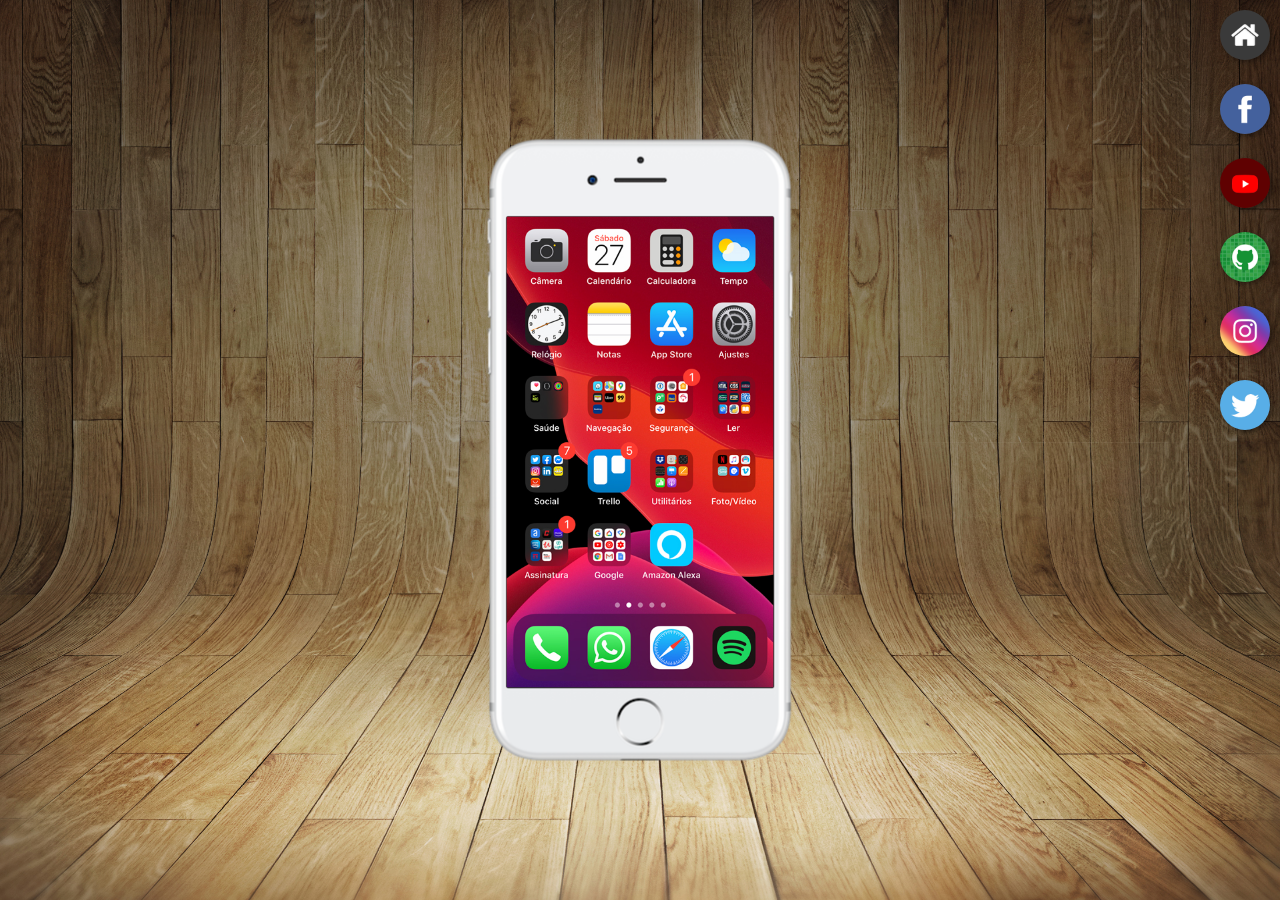
<file: index.html>
<!DOCTYPE html>
<html lang="pt-br">
<head>
    <meta charset="UTF-8">
    <meta name="viewport" content="width=device-width, initial-scale=1.0">
    <link rel="shortcut icon" href="favicon.ico" type="image/x-icon">
    <link rel="stylesheet" href="estilos/style.css">
    <title>Projetos Redes Sociais</title>
</head>
<body>
    <main>
        <section id="telefone">
            <iframe src="home.html"  name="tela" id="tela" frameborder="0">
                Seu navegador não é compativel com isso.
            </iframe>
        </section>
        <section id="redes-sociais">
            <a href="home.html" target="tela"><img src="imagens/logo-home.jpg" alt="Home"></a><br>
            <a href="facebook.html" target="tela"><img src="imagens/logo-facebook.jpg" alt="Linkedin"></a><br>
            <a href="youtube.html" target="tela"><img src="imagens/logo-youtube.jpg" alt="Youtube"></a><br>
            <a href="github.html" target="tela"><img src="imagens/logo-github.jpg" alt="Github"></a><br>
            <a href="instagram.html" target="tela"><img src="imagens/logo-instagram.jpg" alt="Instagram"></a><br>
            <a href="twitter.html" target="tela"><img src="imagens/logo-twitter.jpg" alt="Twitter"></a>
        </section> 
    </main>
</body>
</html>
</file>
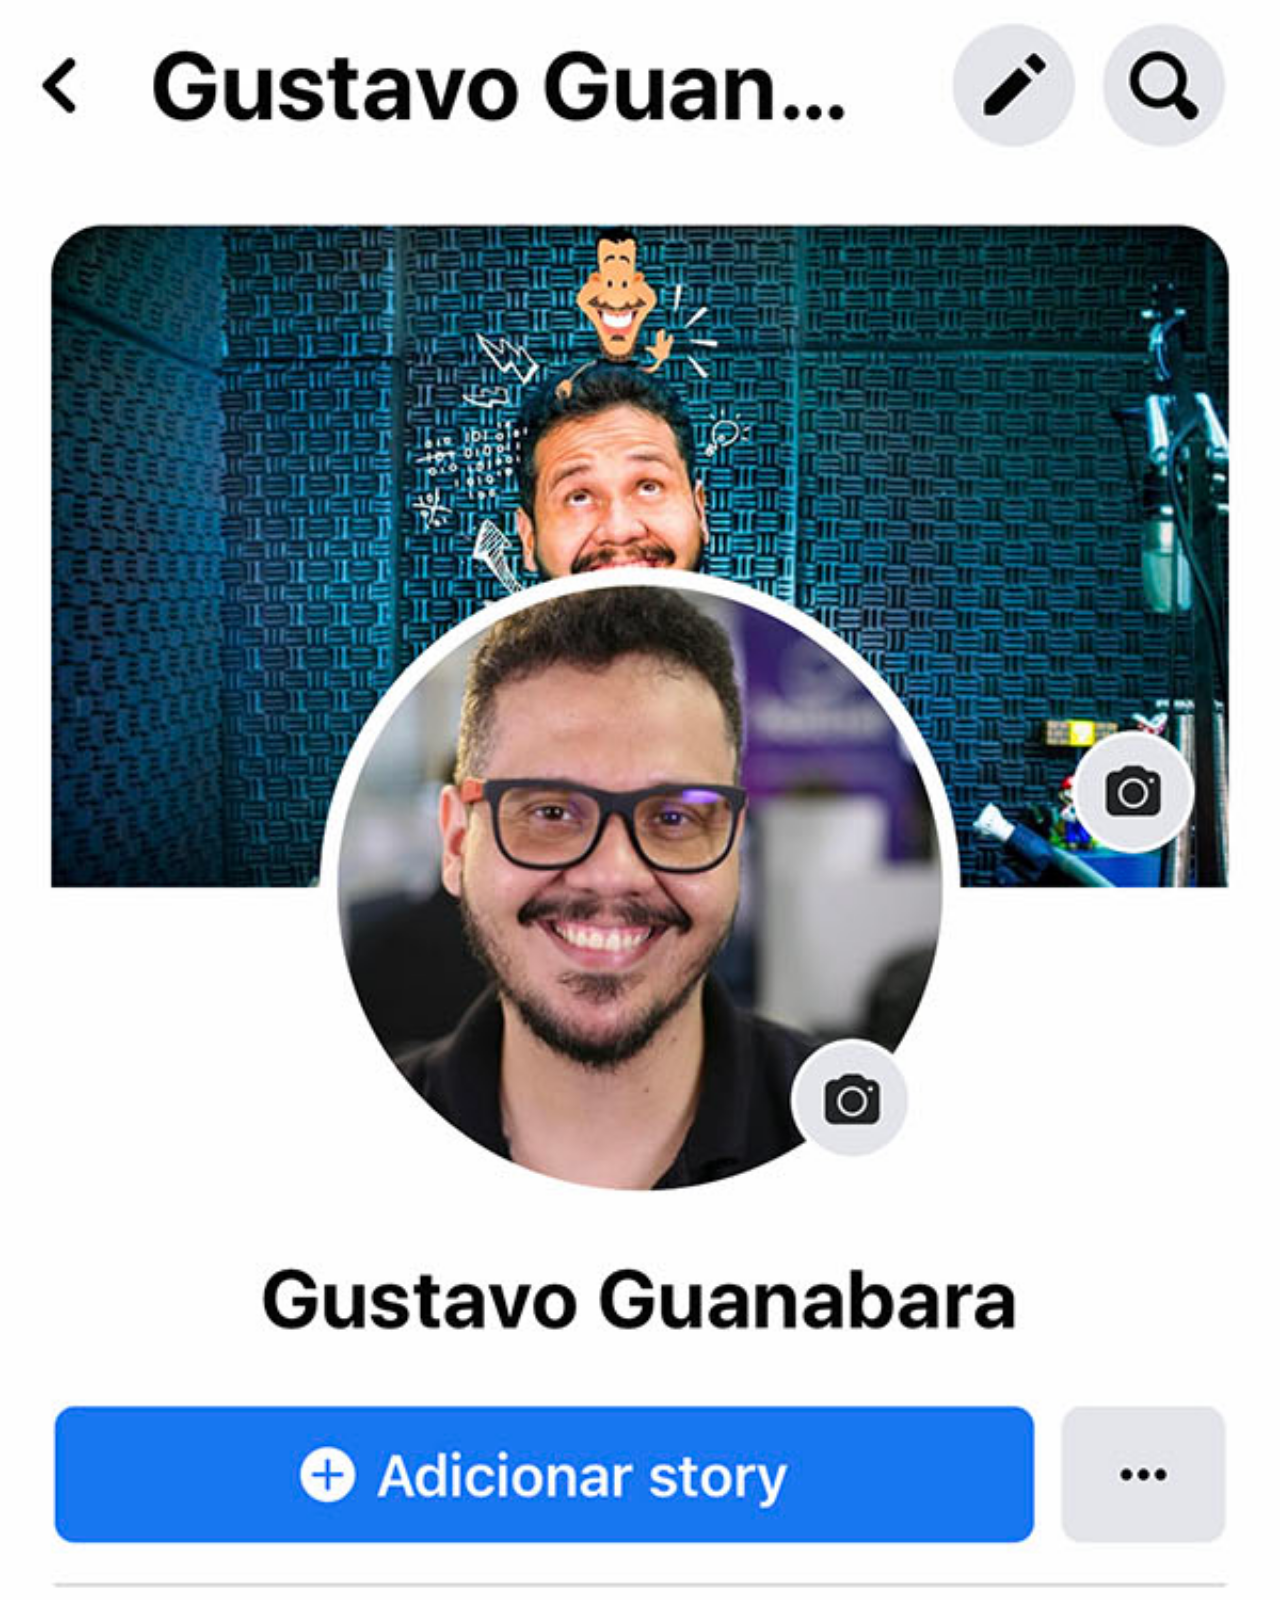
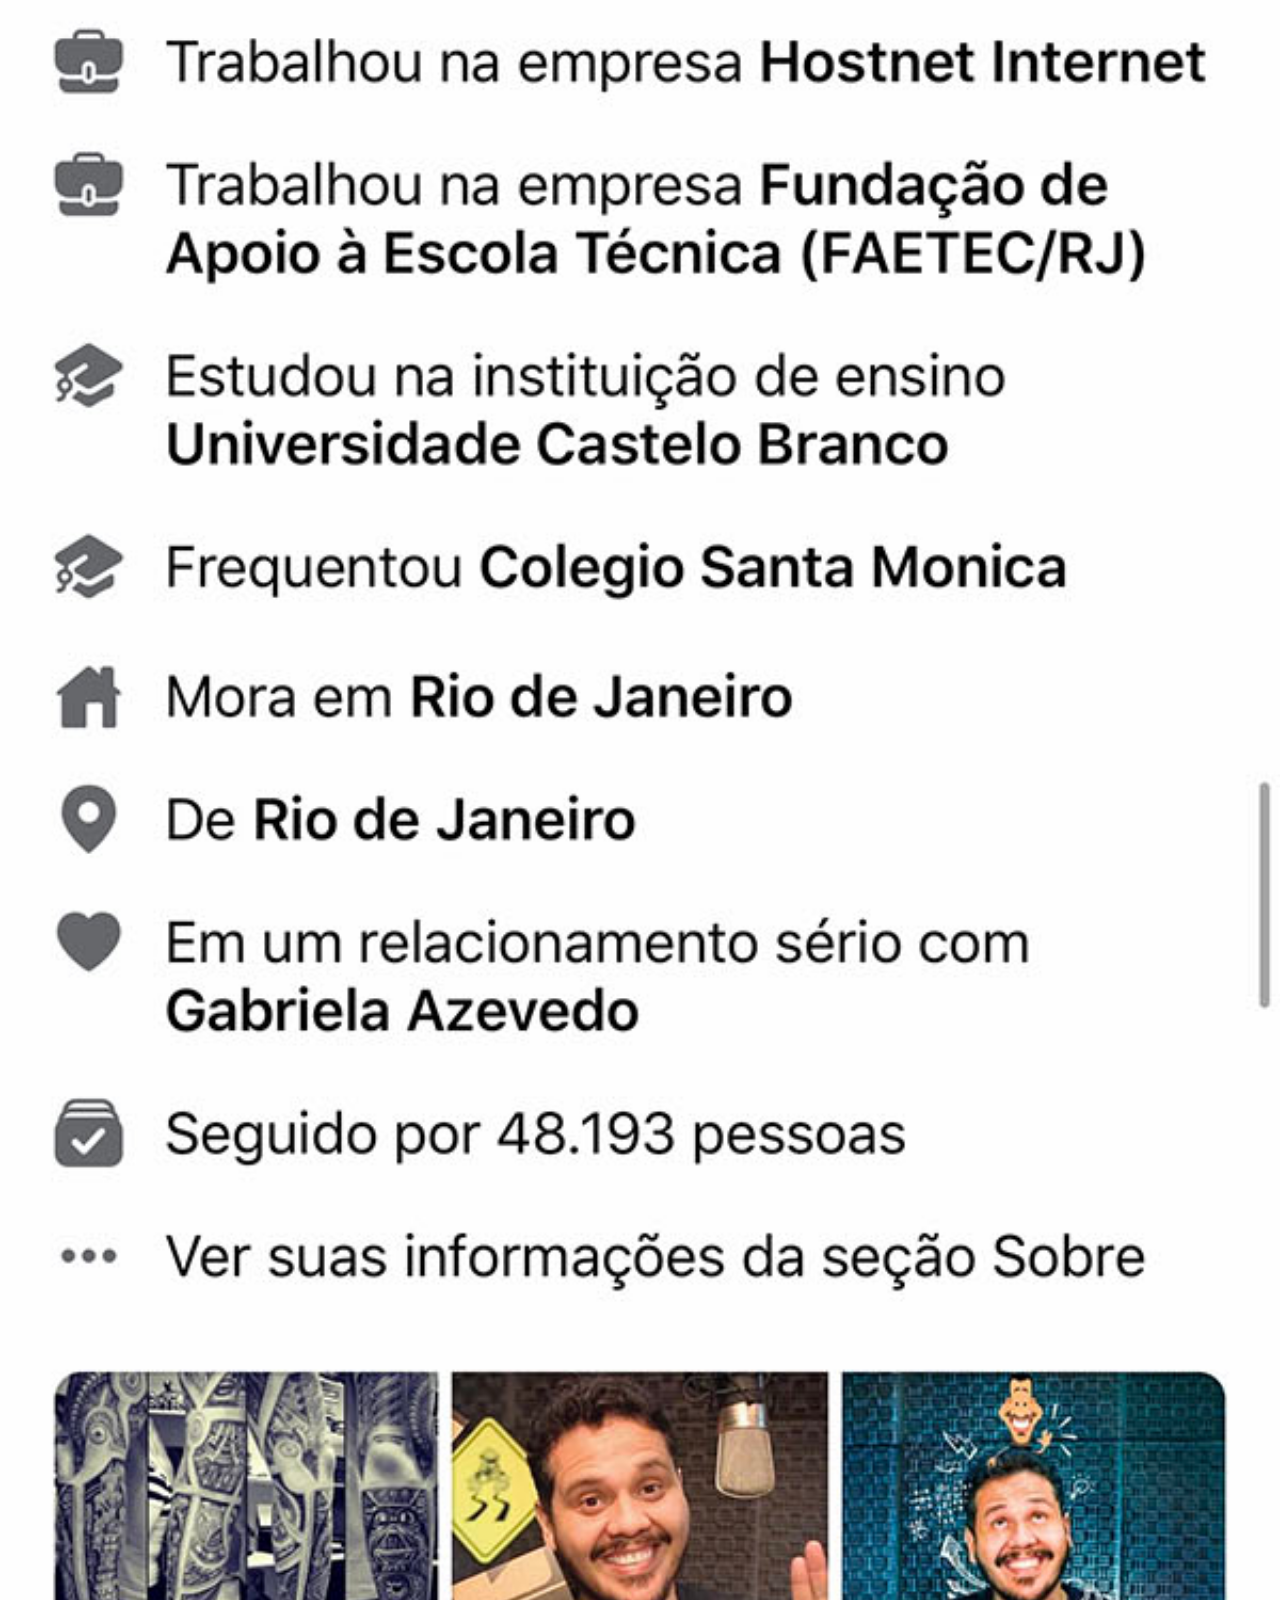
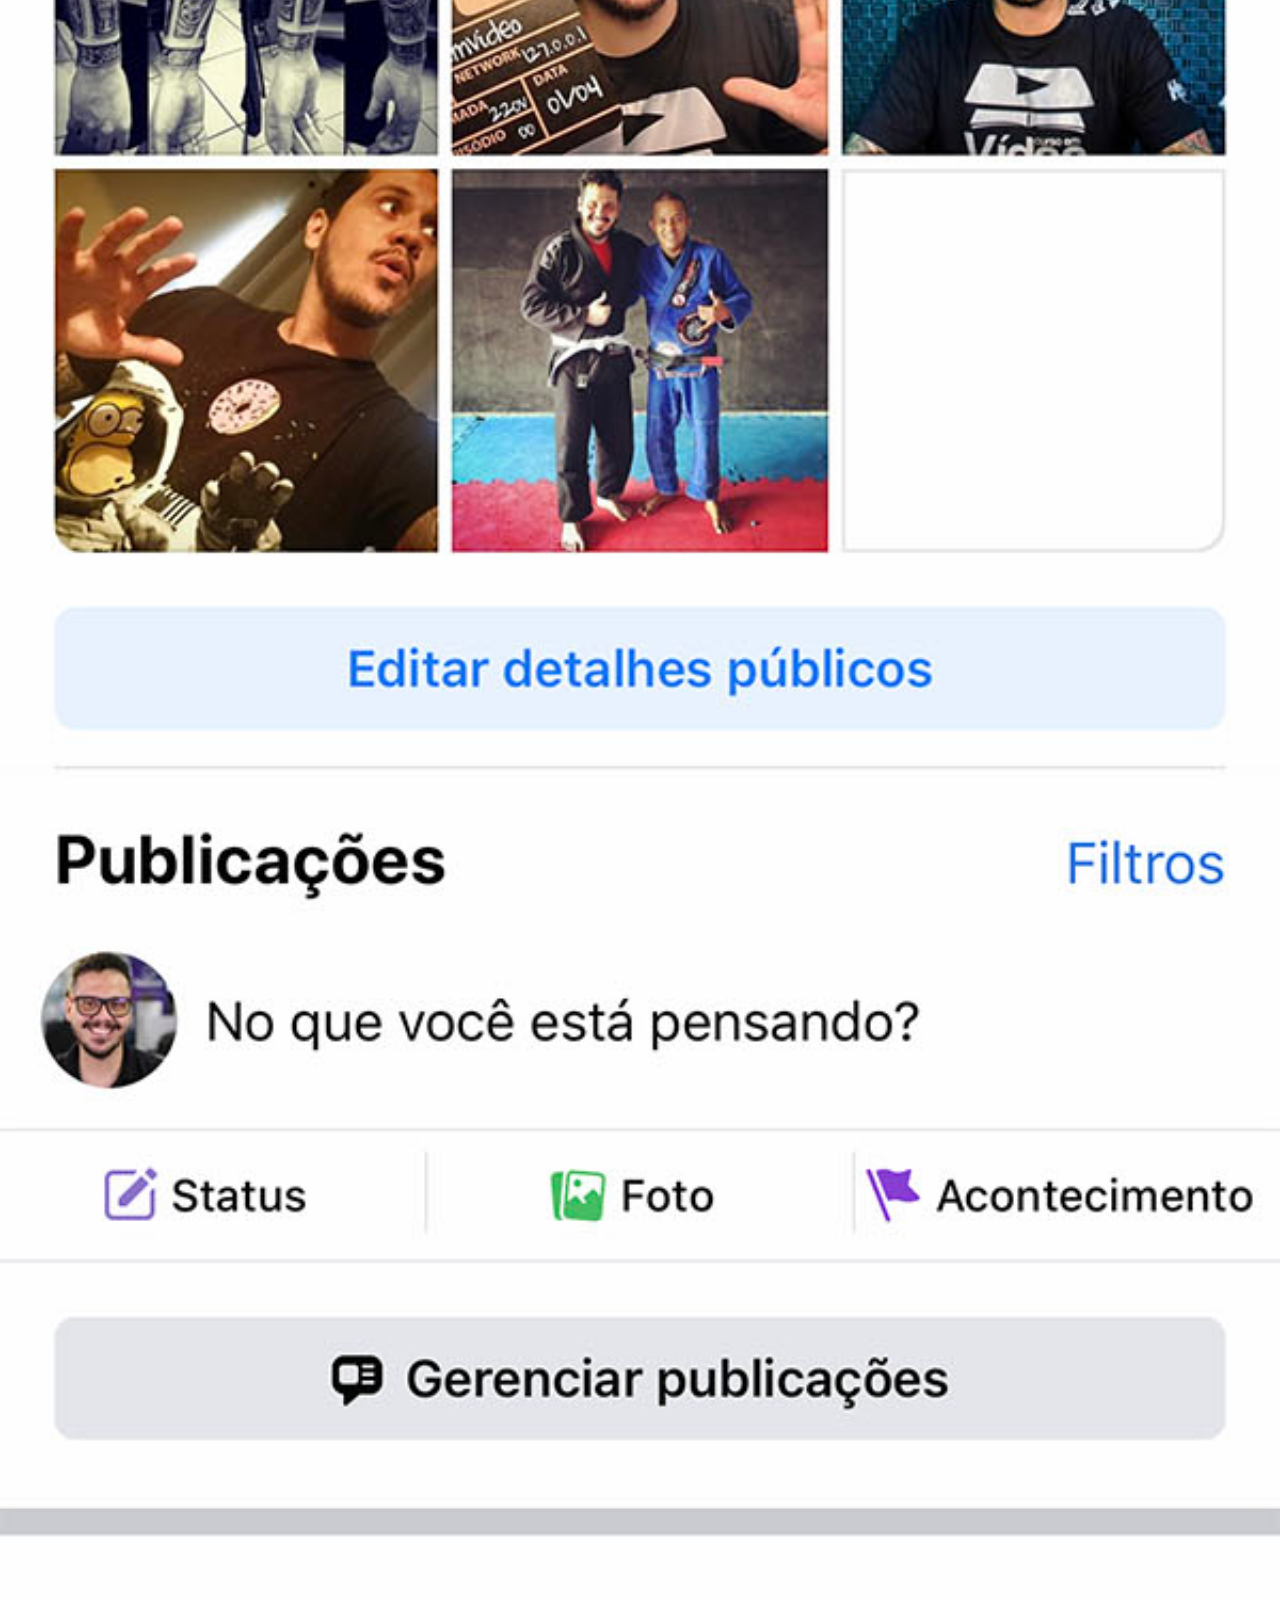
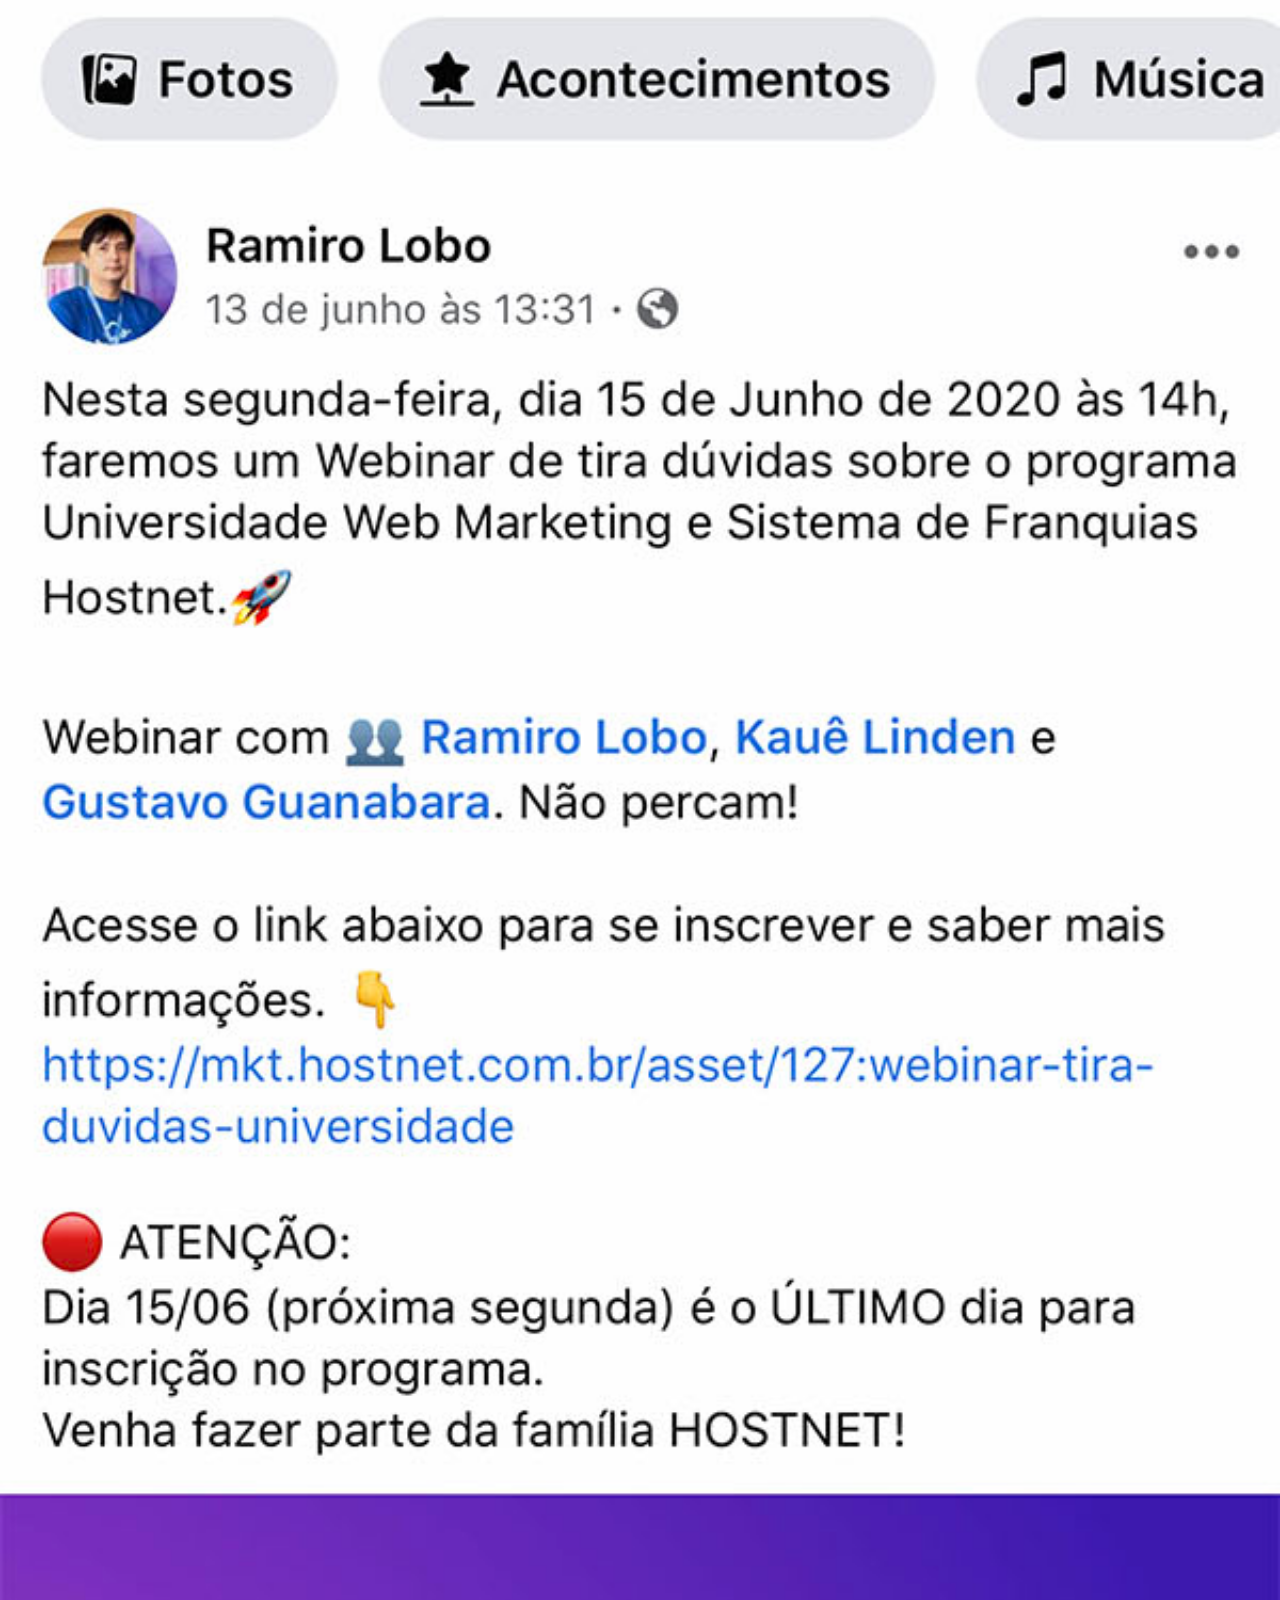
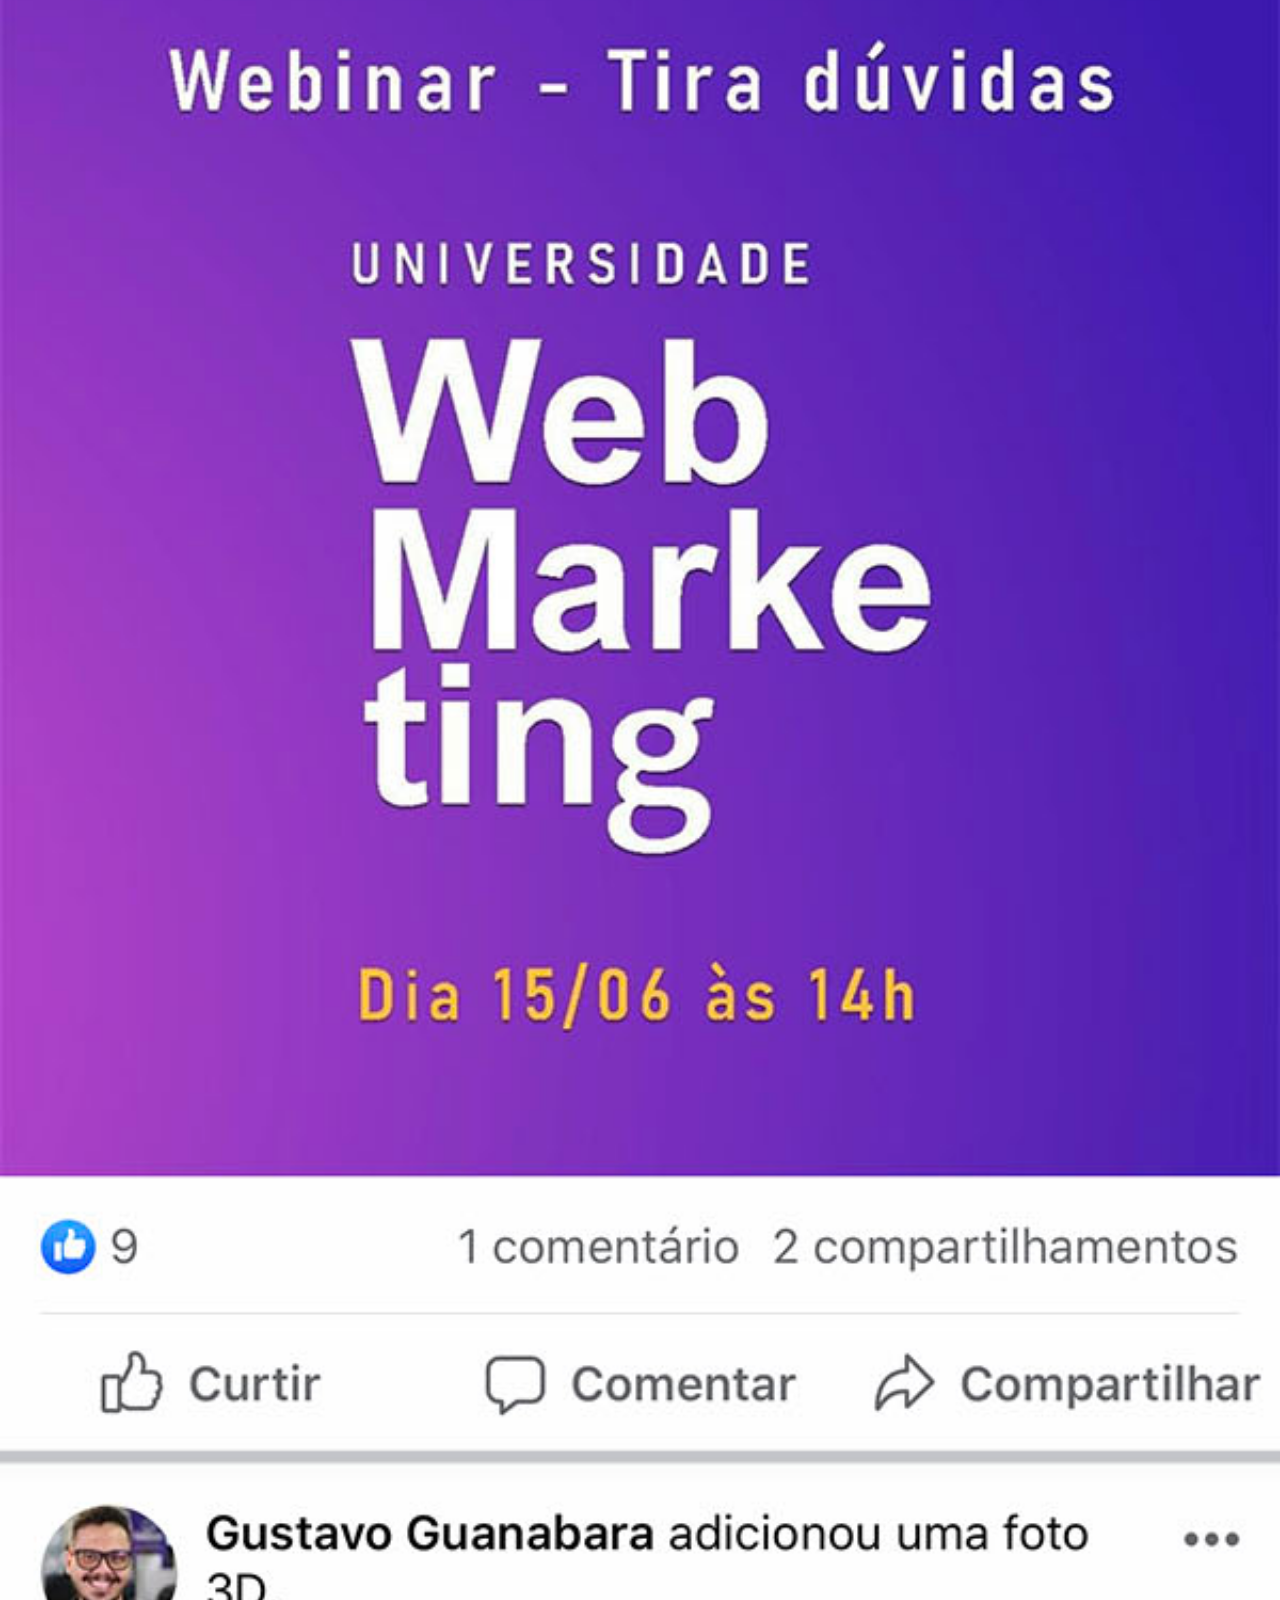
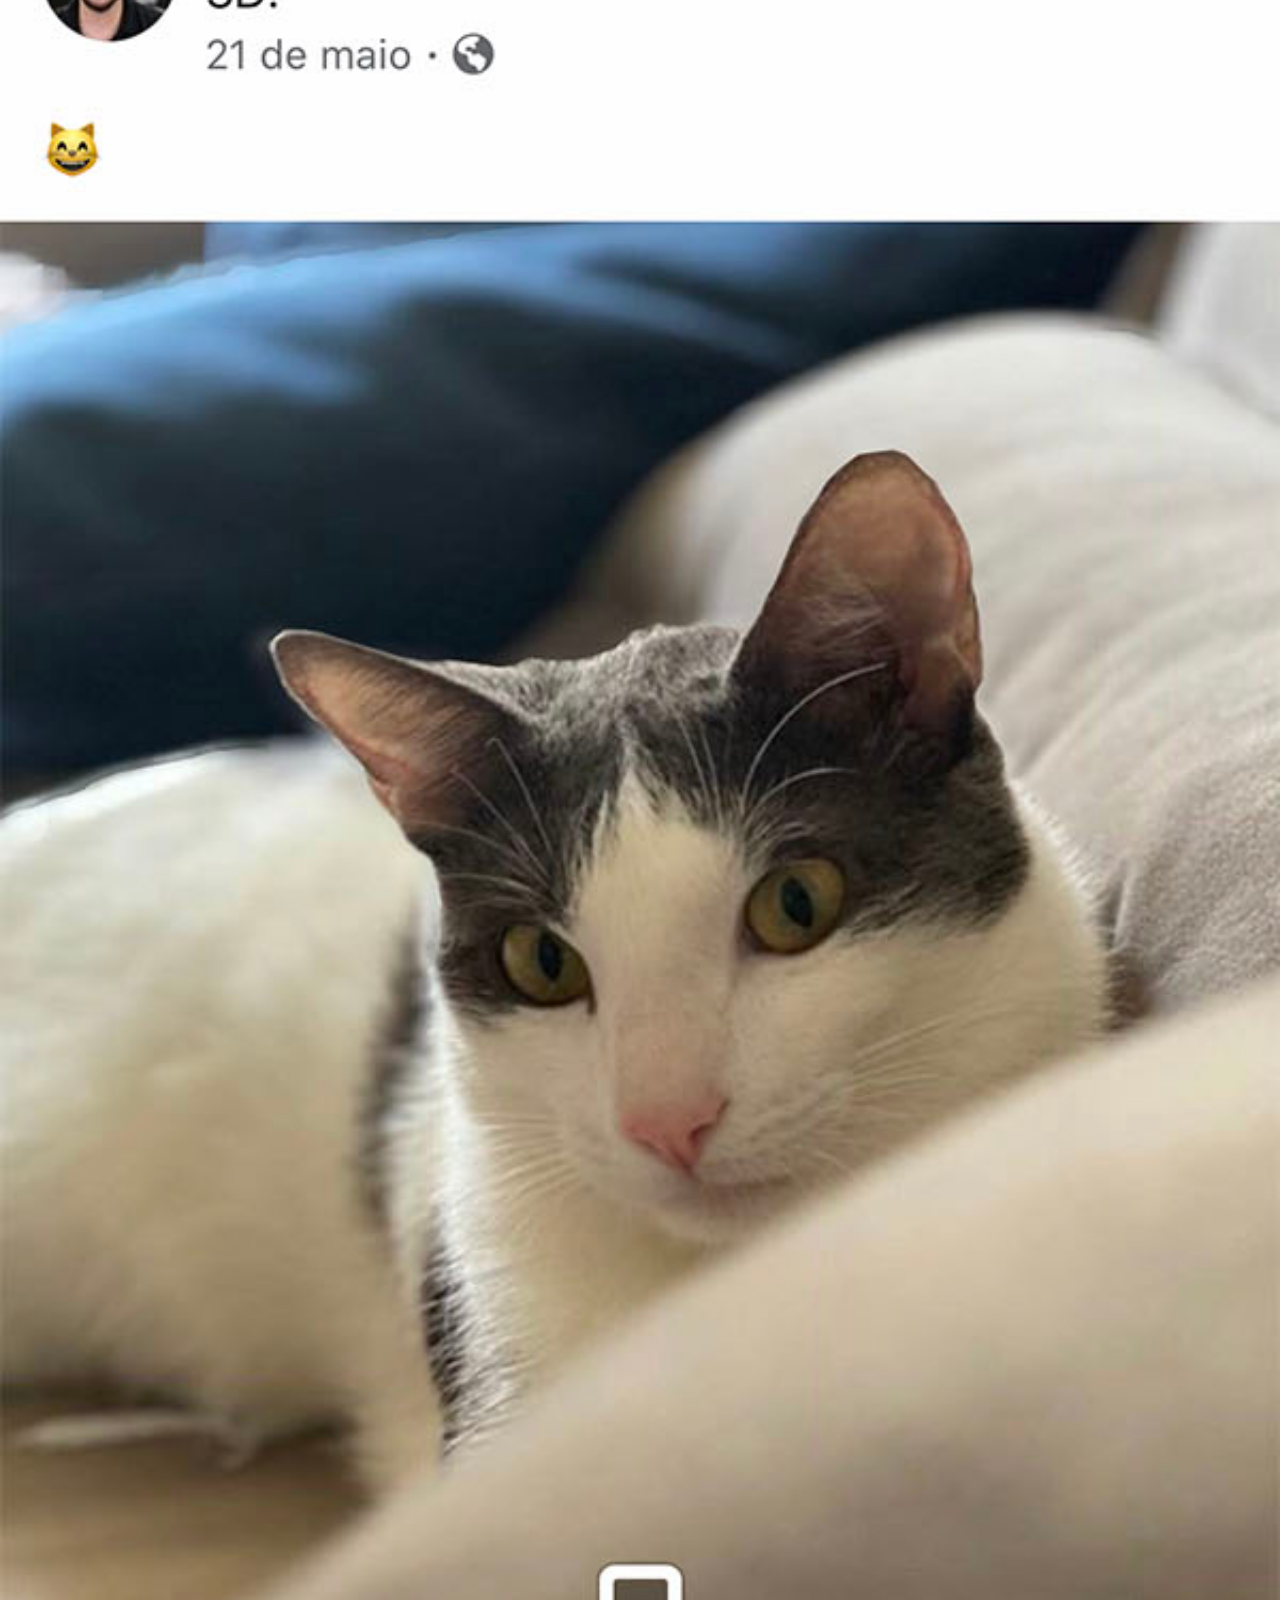
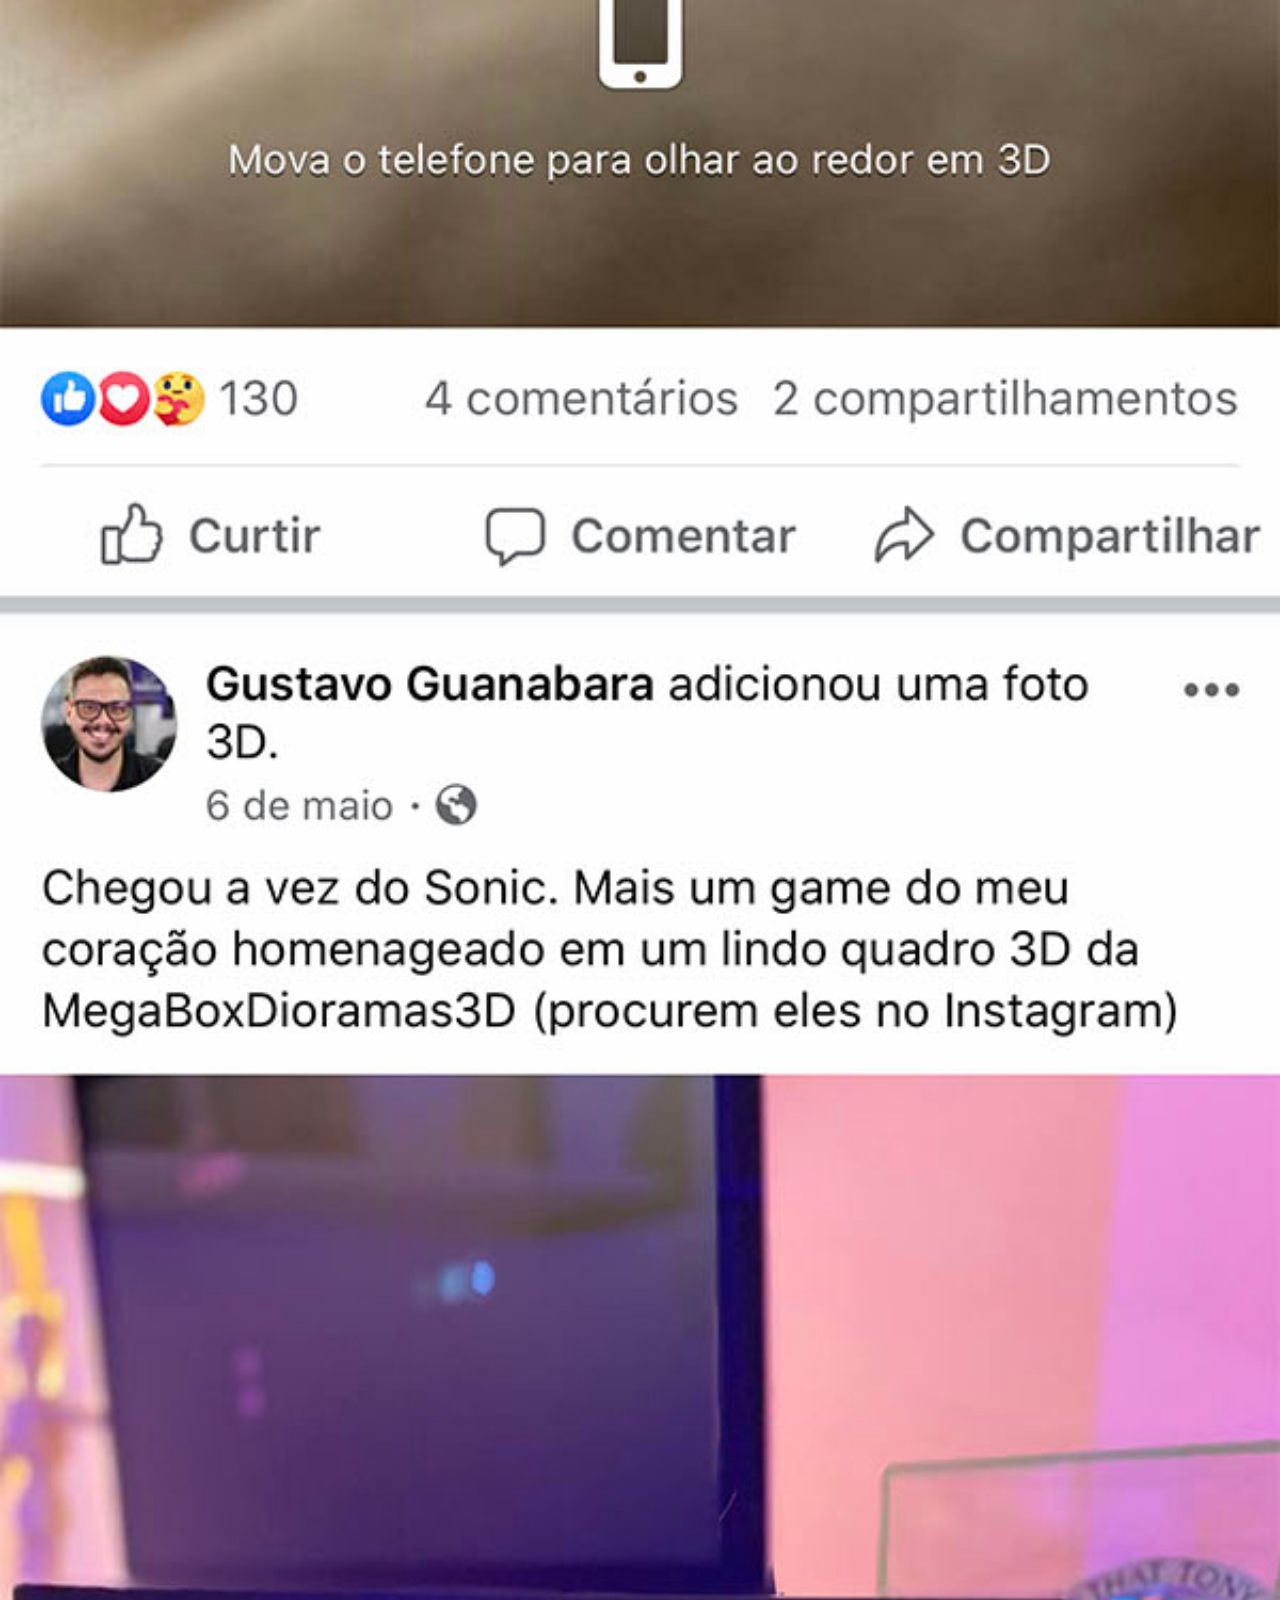
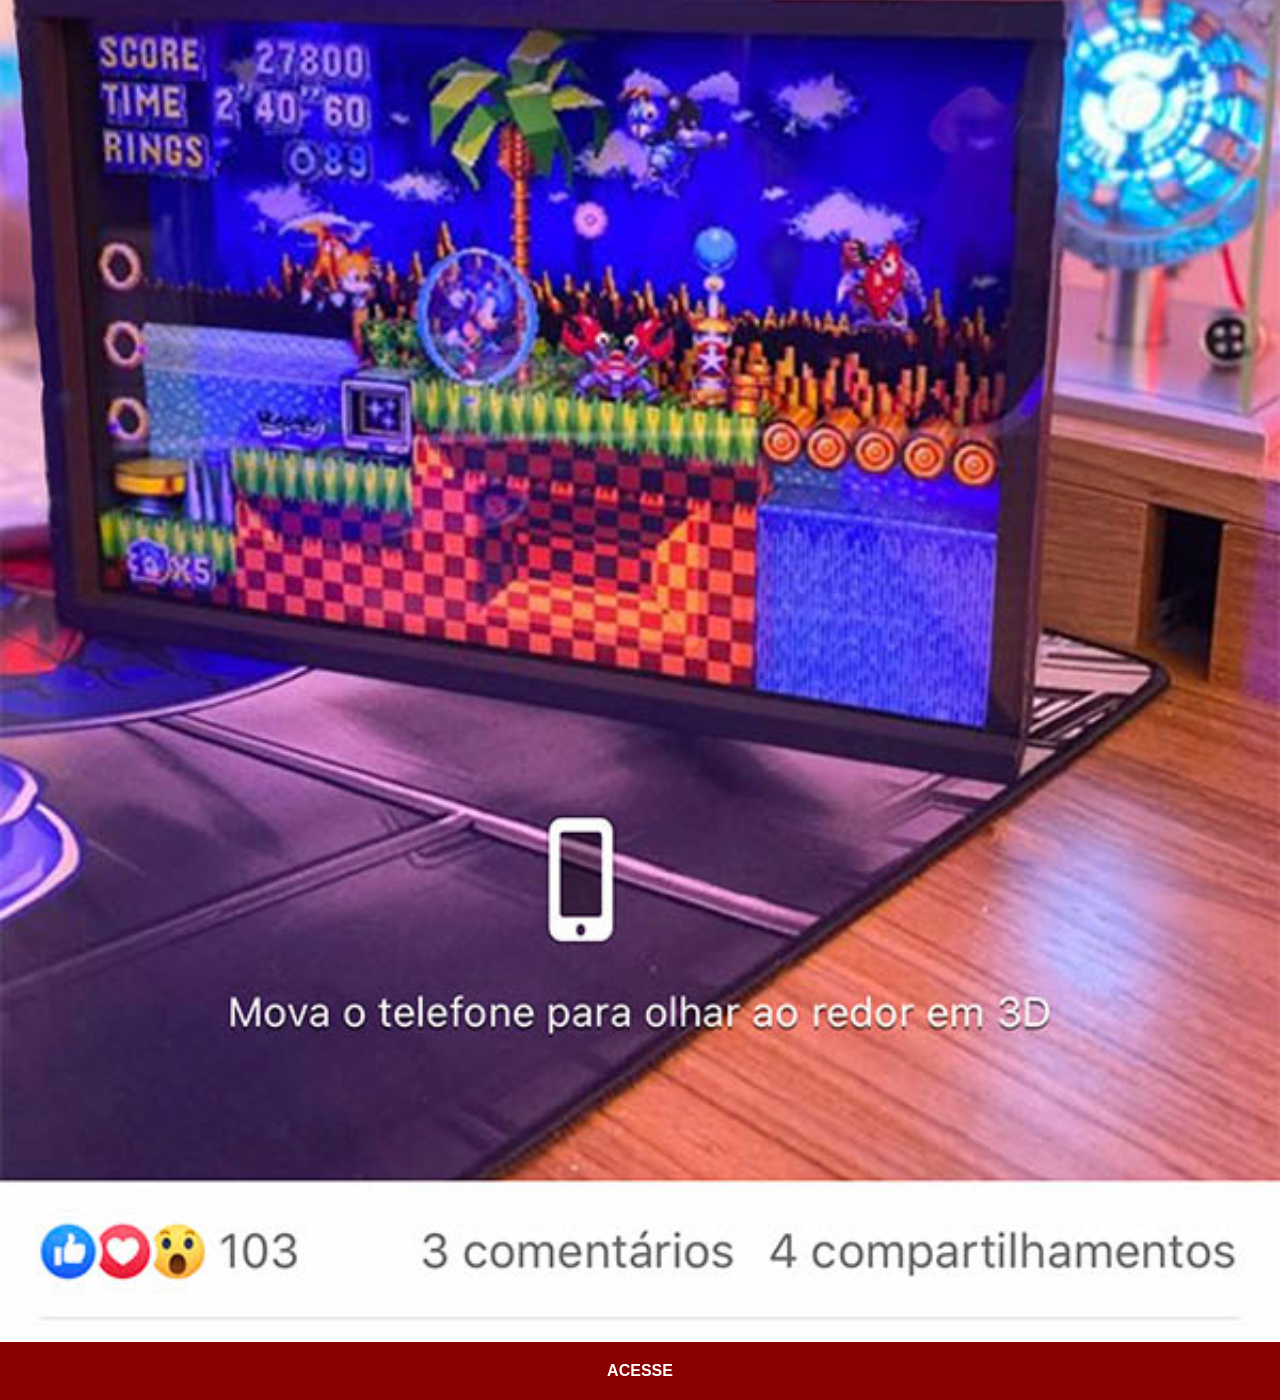
<file: facebook.html>
<!DOCTYPE html>
<html lang="en">
<head>
    <meta charset="UTF-8">
    <meta name="viewport" content="width=device-width, initial-scale=1.0">
    <title>Facebook</title>
    <link rel="stylesheet" href="estilos/social.css">
</head>
<body>
    <img src="imagens/tela-facebook.jpg" alt="Facebook">
    <a href="https://www.facebook.com/kadaki10" target="_blank">ACESSE</a>
</body>
</html>
</file>
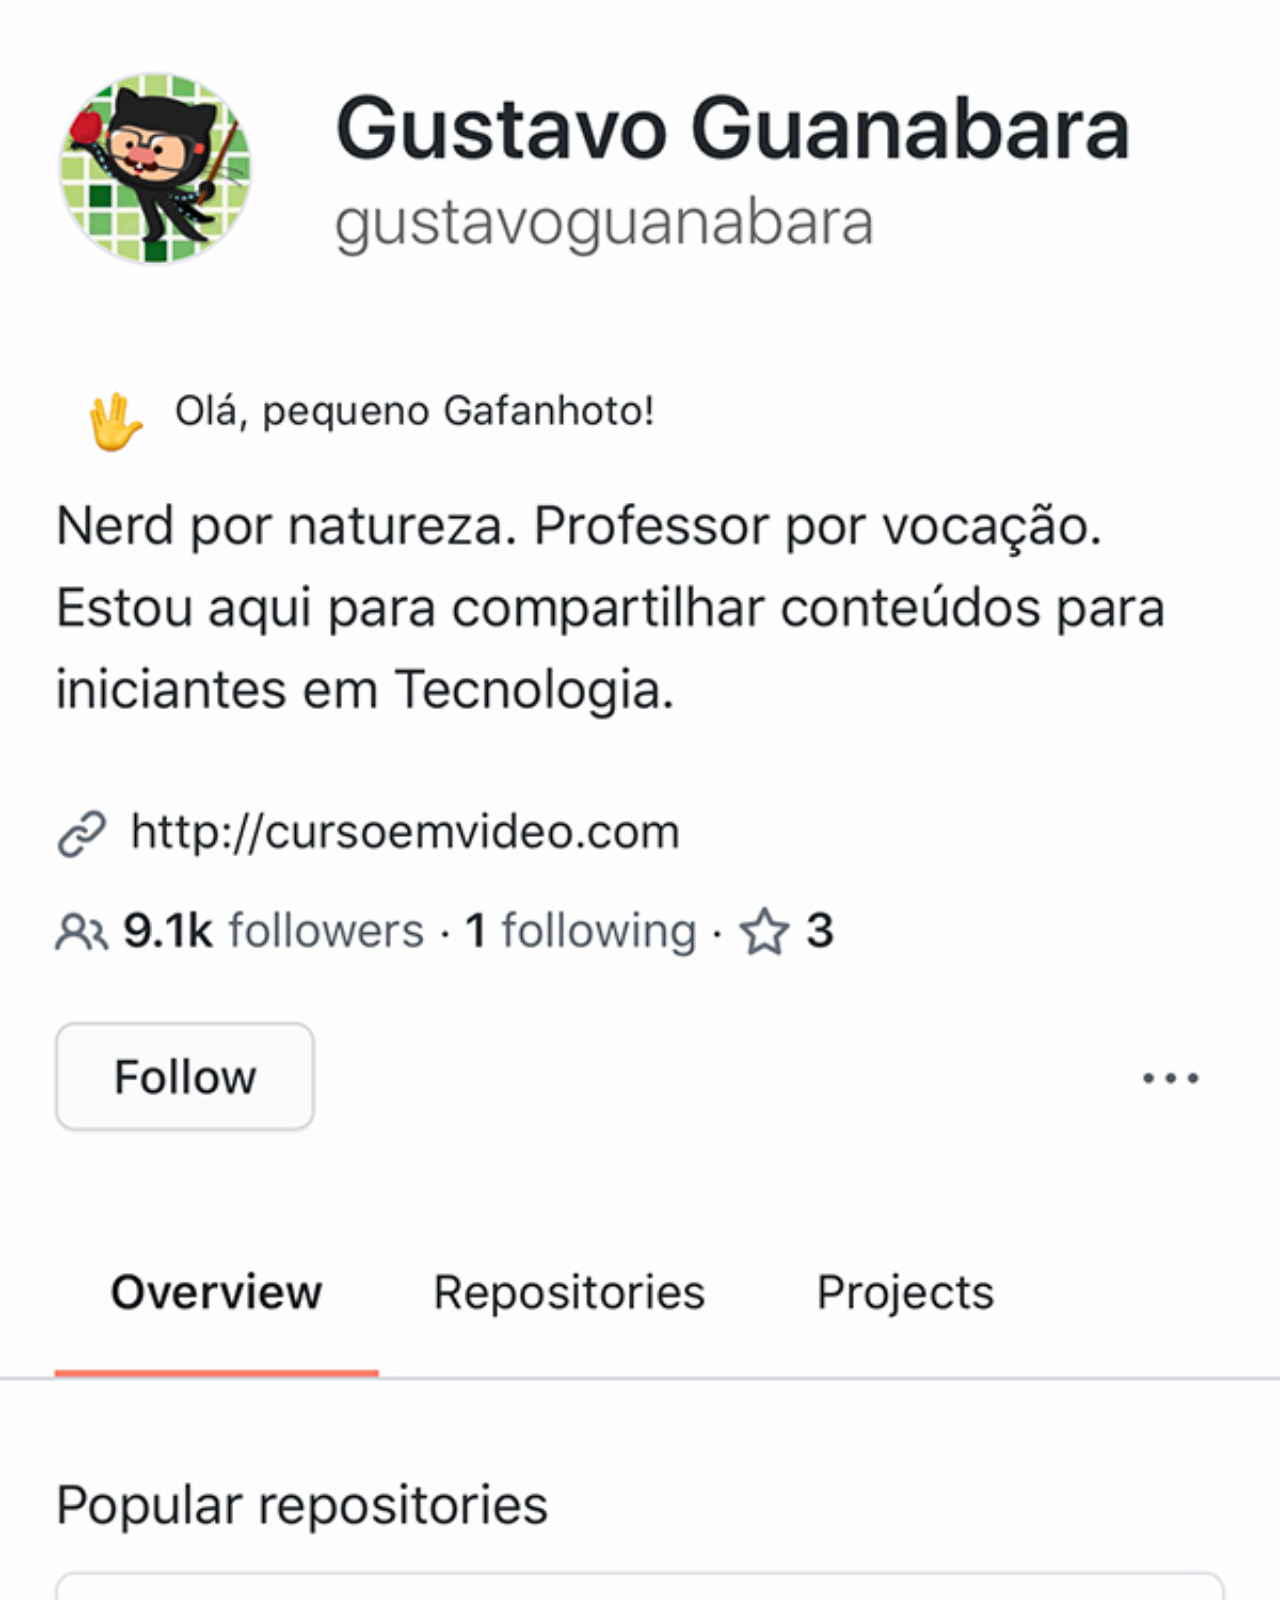
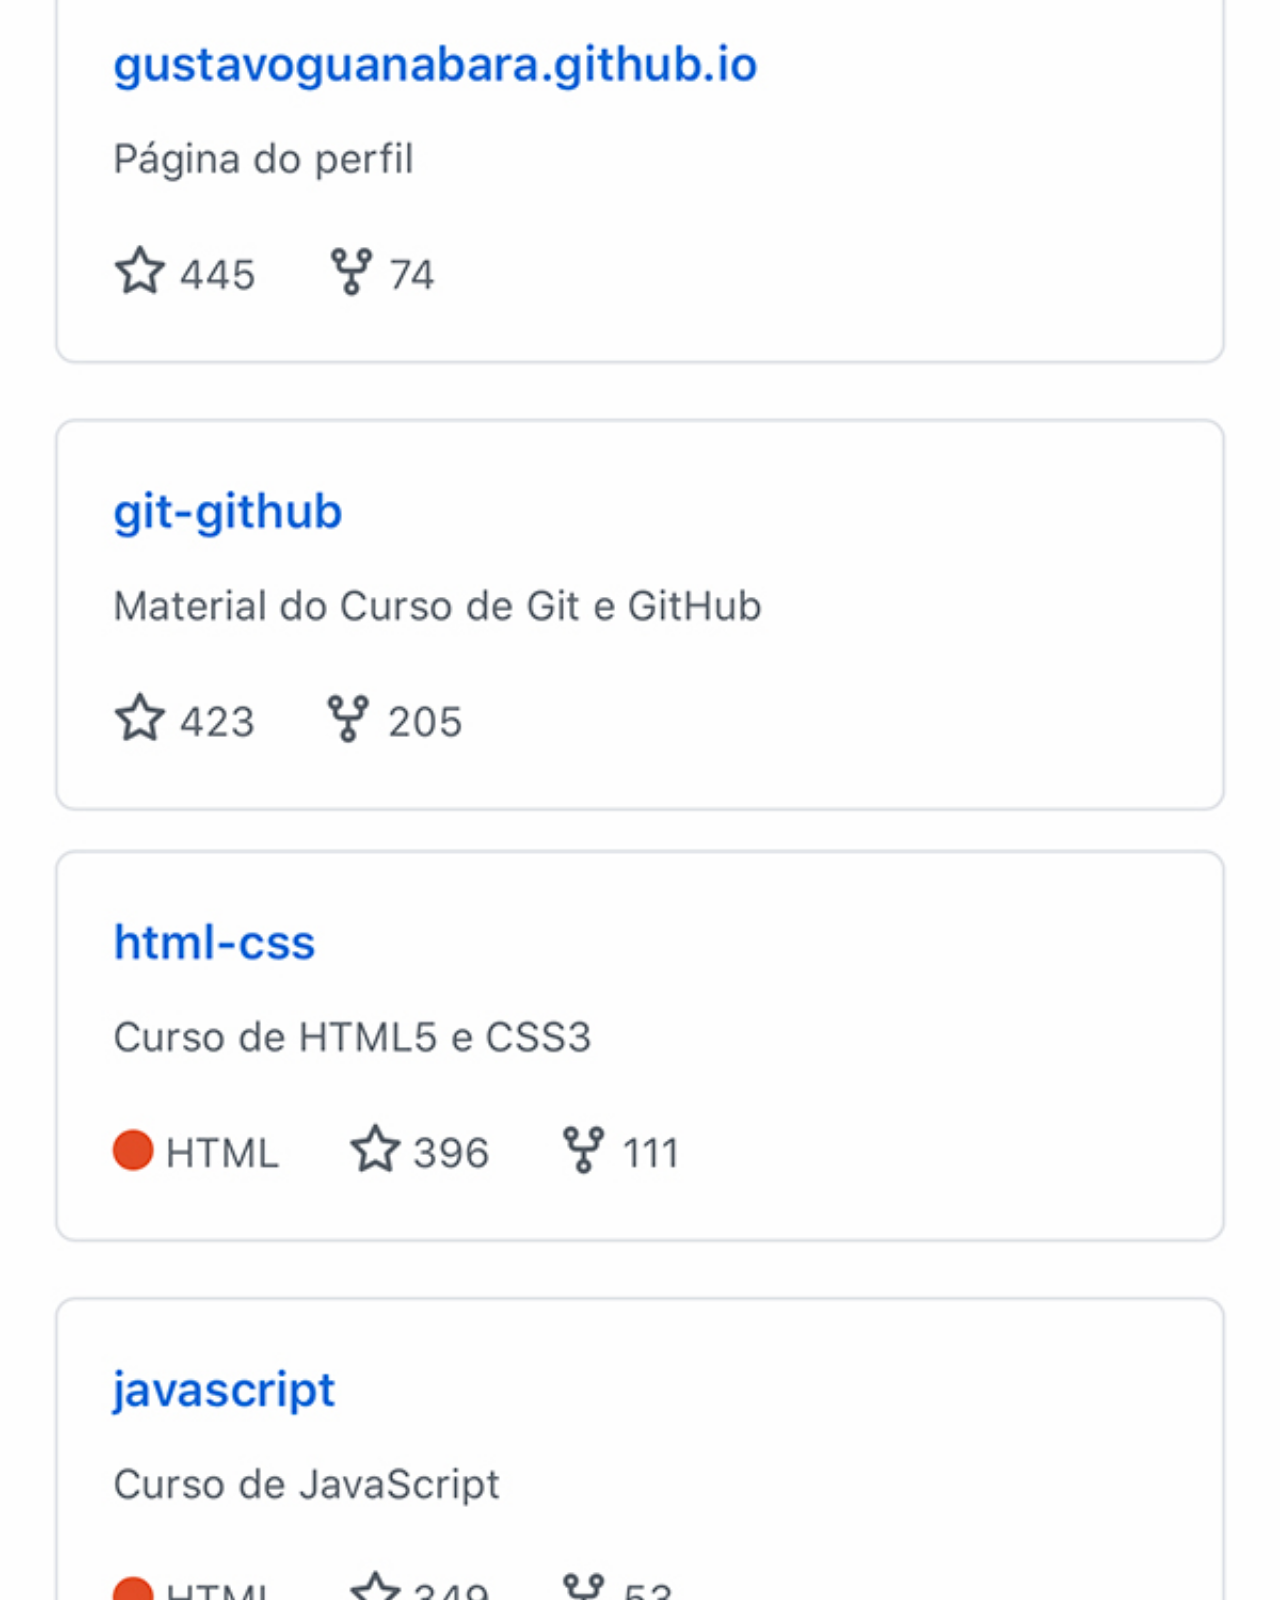
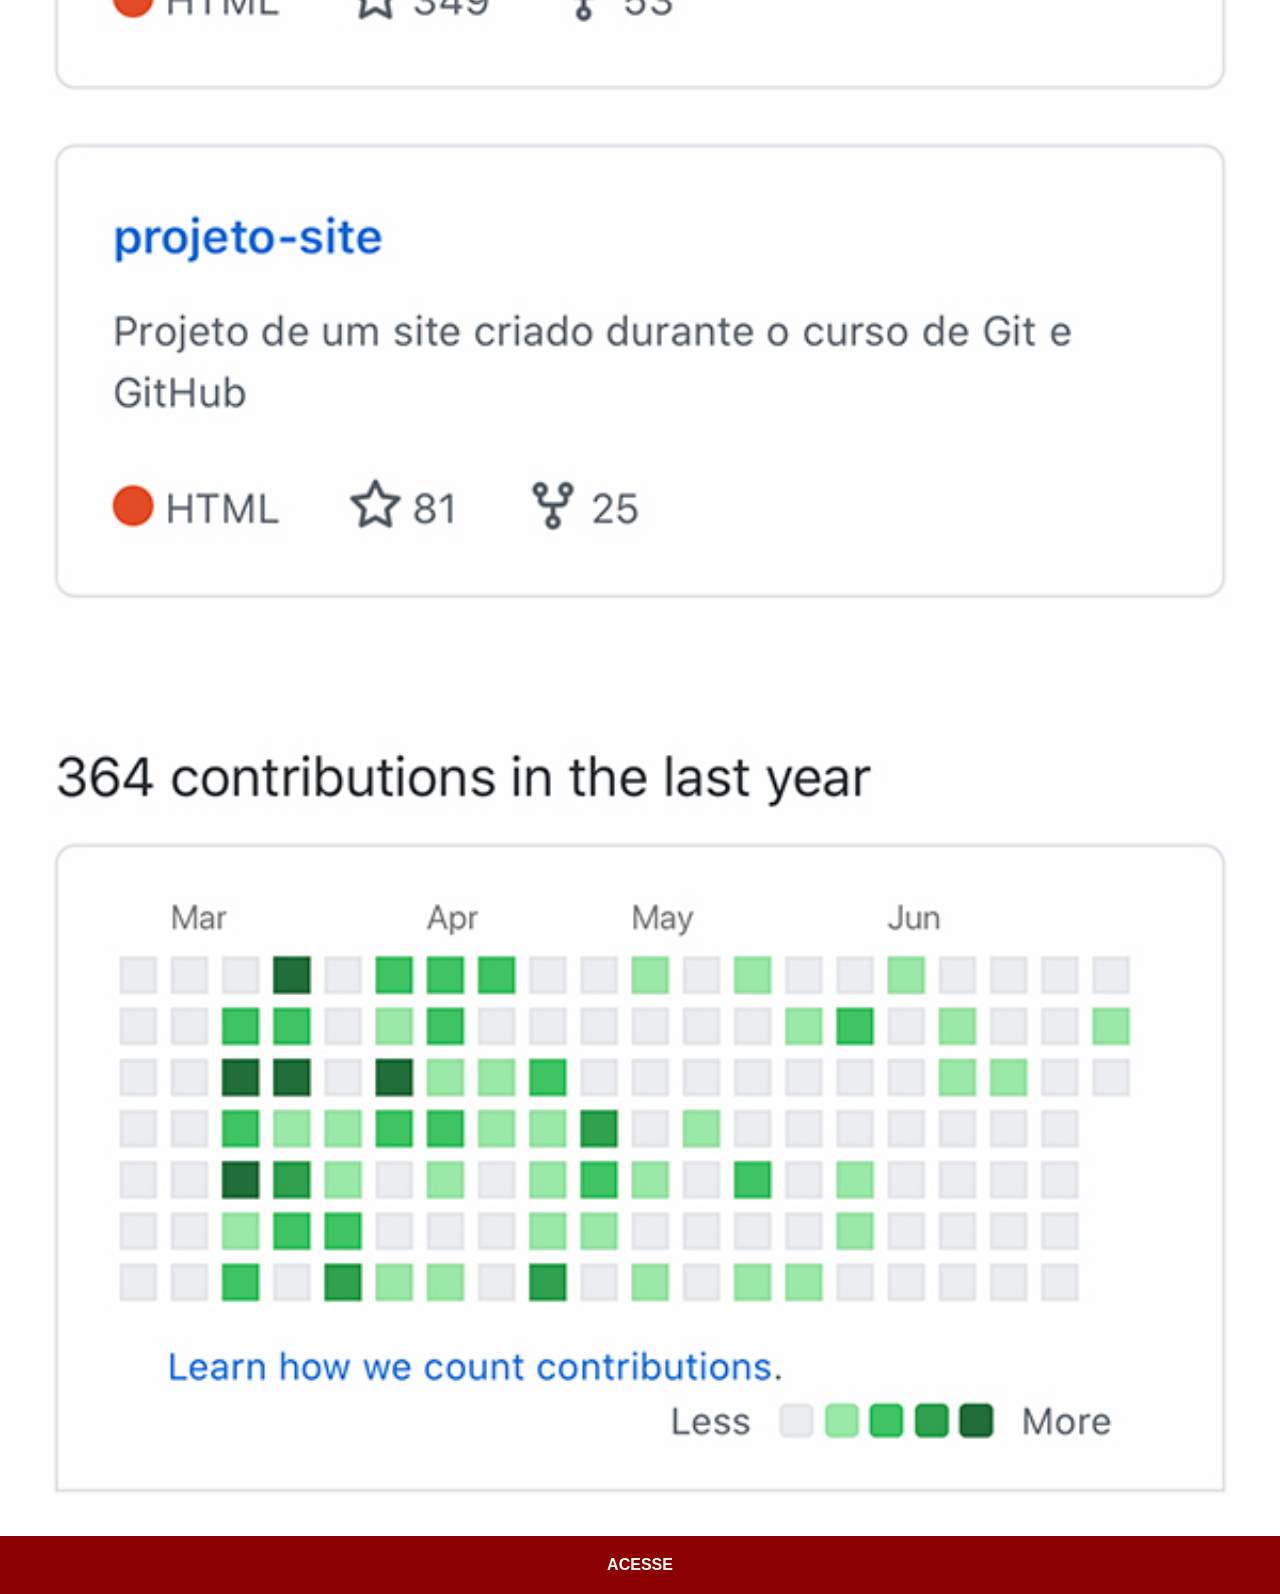
<file: github.html>
<!DOCTYPE html>
<html lang="pt-br">
<head>
    <meta charset="UTF-8">
    <meta name="viewport" content="width=device-width, initial-scale=1.0">
    <title>Github</title>
    <link rel="stylesheet" href="estilos/social.css">
</head>
<body>
    <img src="imagens/tela-github.jpg" alt="Github">
    <a href="https://github.com/kadaki10" target="_blank">ACESSE</a>
    
</body>
</html>
</file>
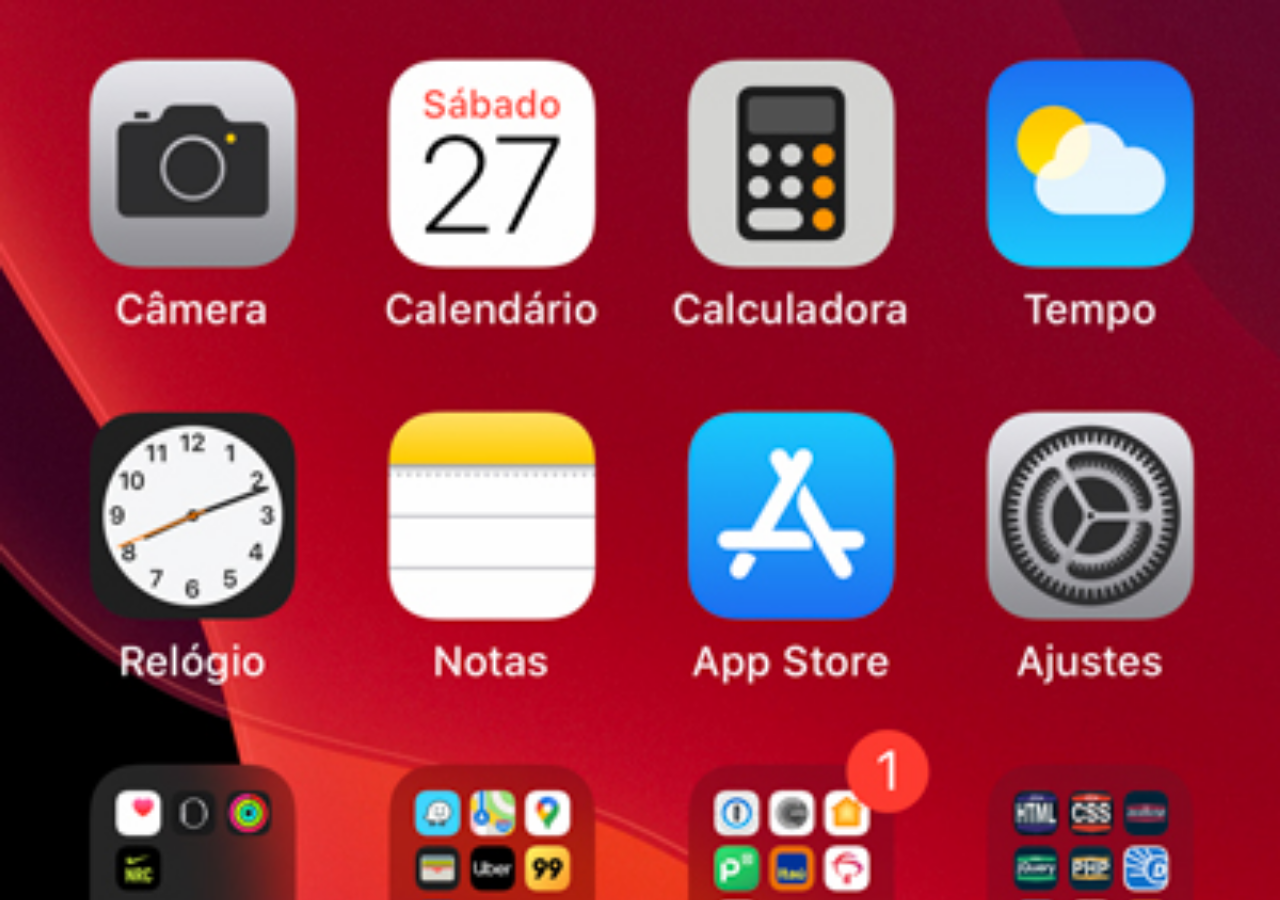
<file: home.html>
<!DOCTYPE html>
<html lang="pt-br">
<head>
    <meta charset="UTF-8">
    <meta name="viewport" content="width=device-width, initial-scale=1.0">
    <title>Home</title>
</head>
<style>
    * {
         margin: 0px;
         padding: 0px;
    }

    body {
        width: 100vw;
        height: 100vh;
        background: black url('imagens/tela-home.jpg') no-repeat top center;
        background-size: cover;
    }
</style>
<body>
    
</body>
</html>
</file>
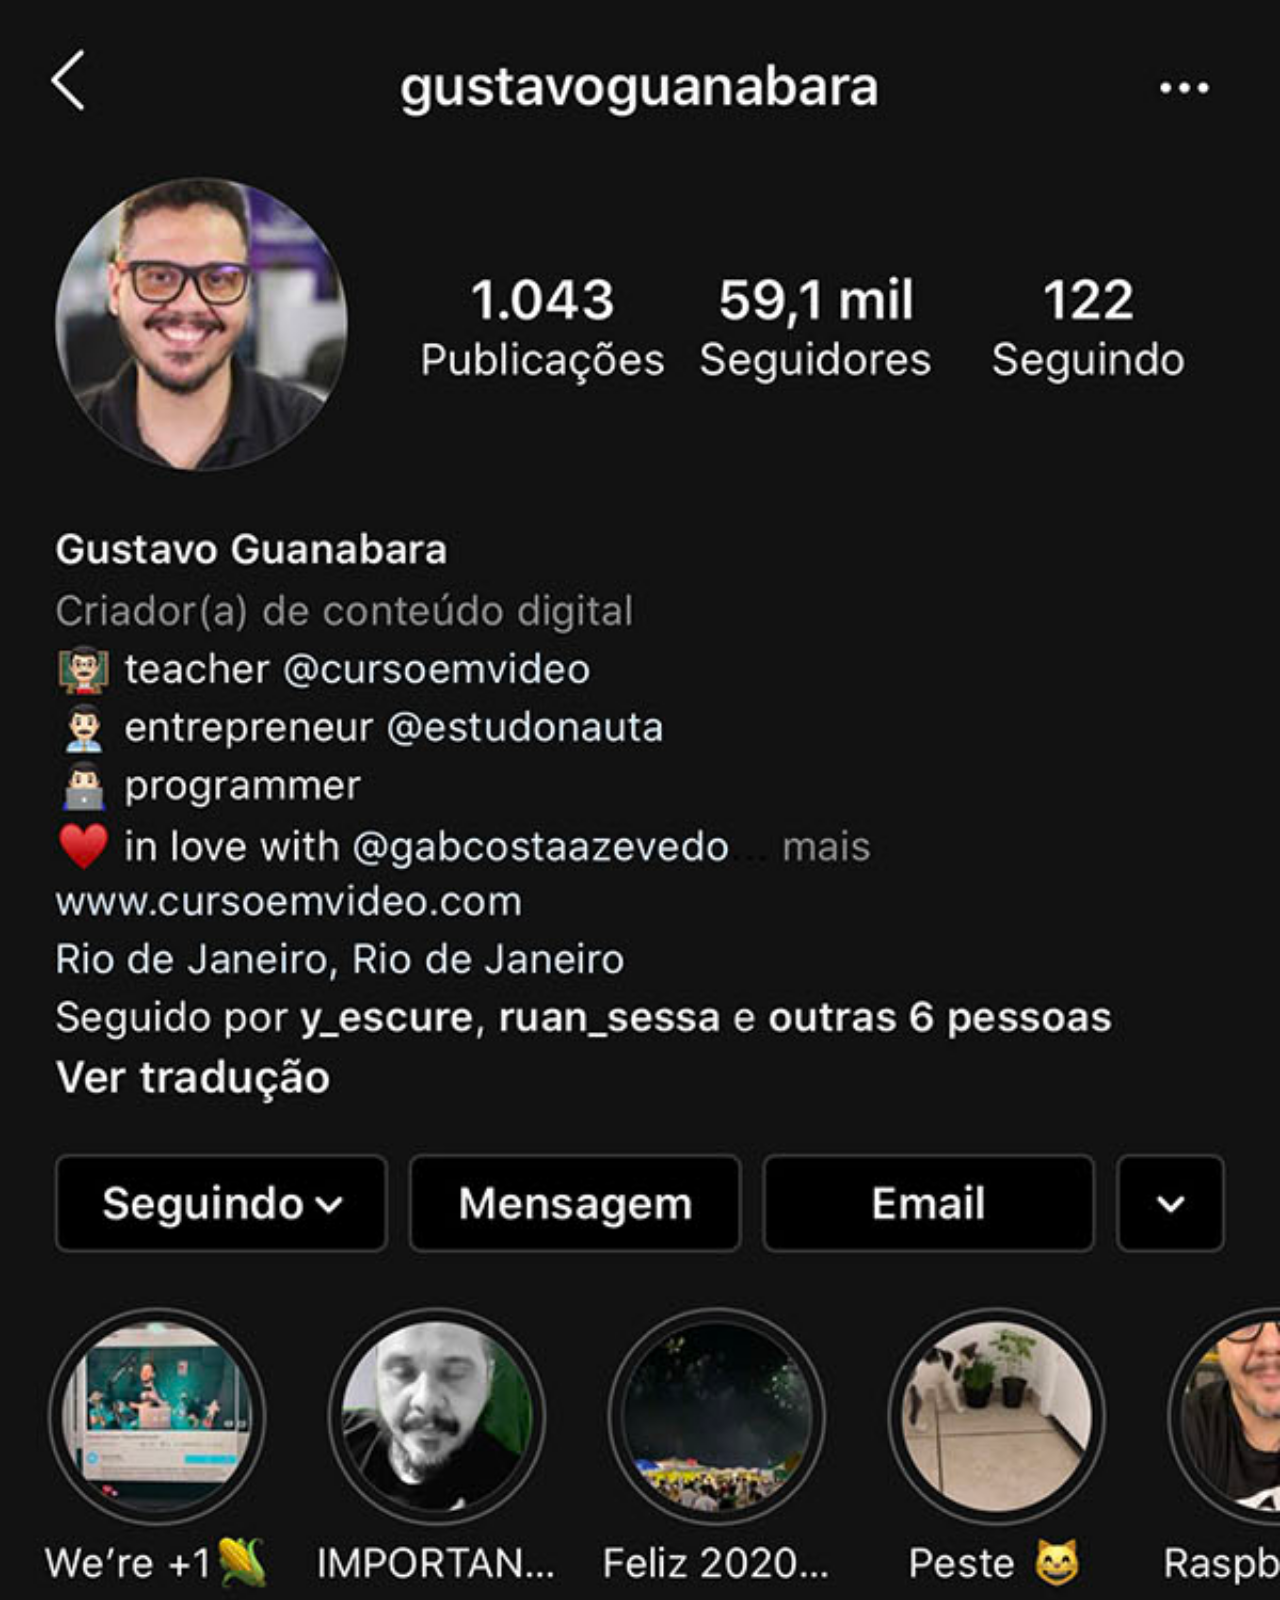
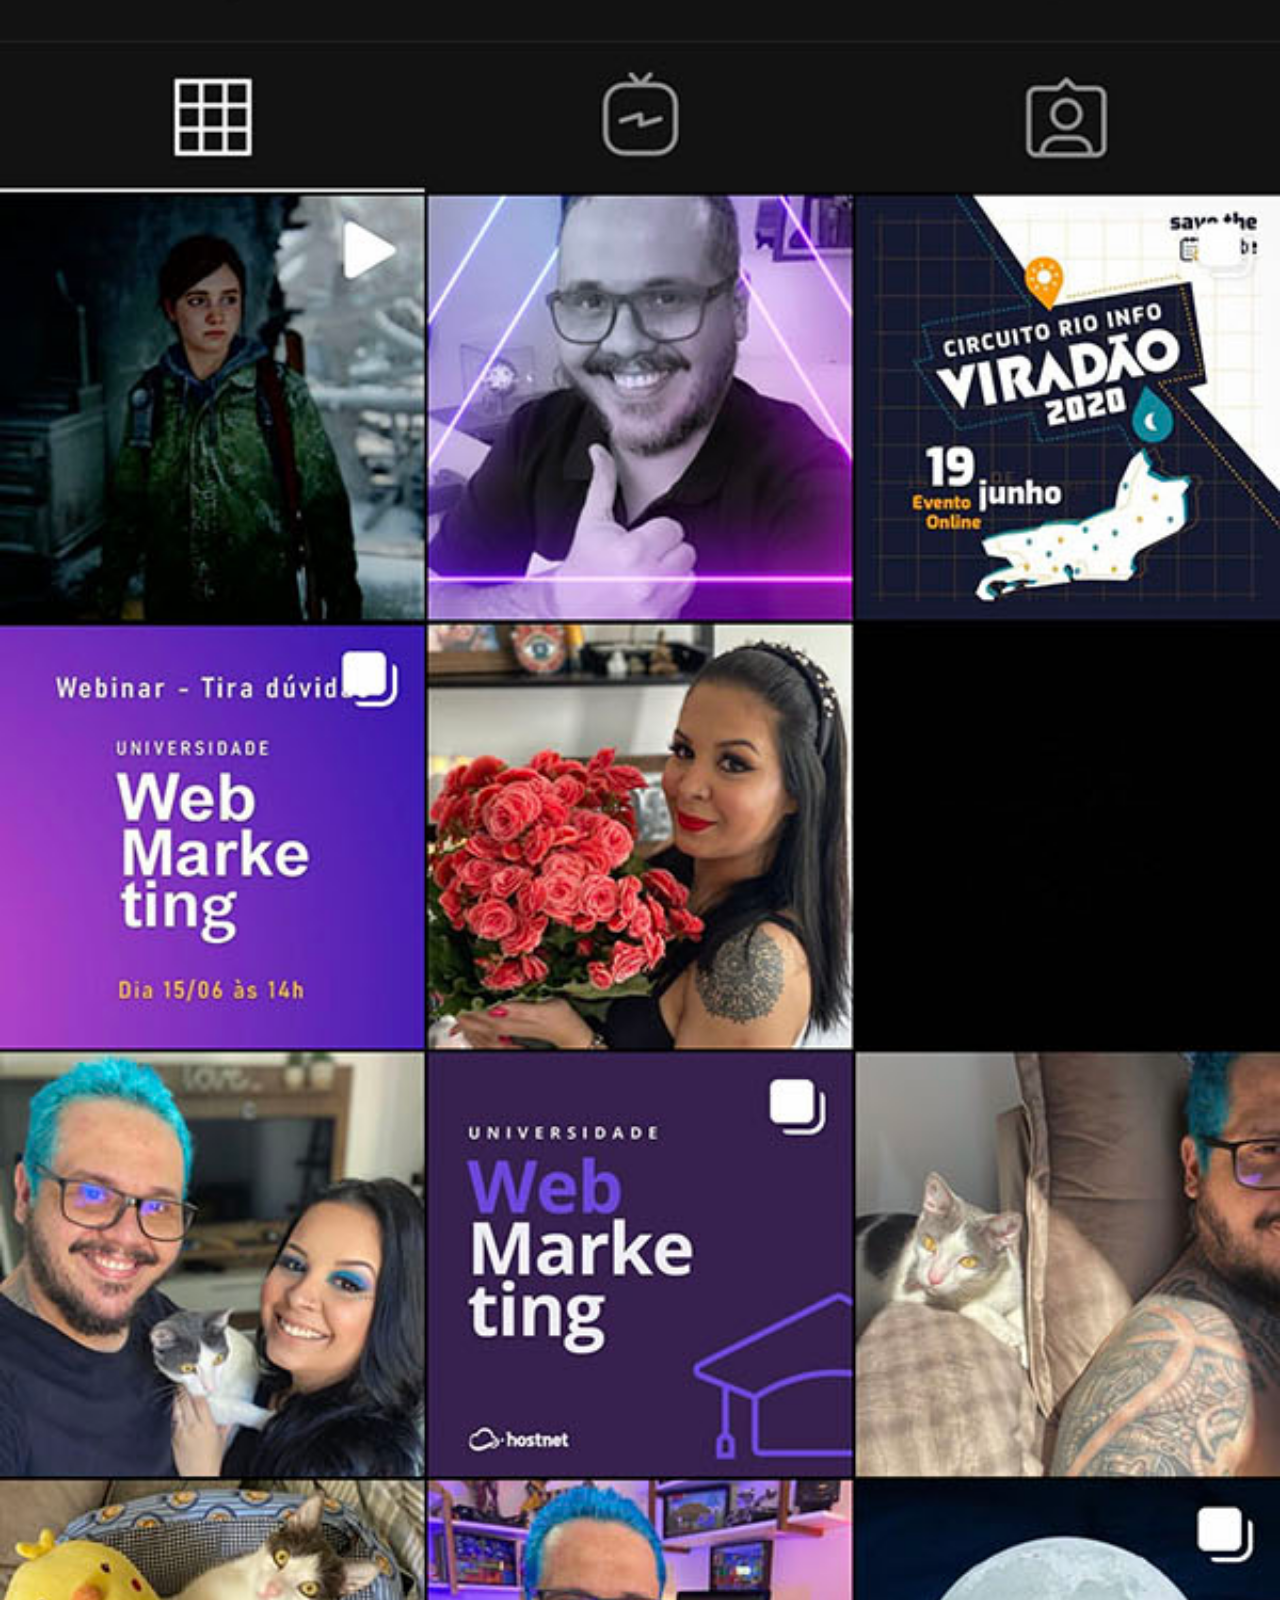
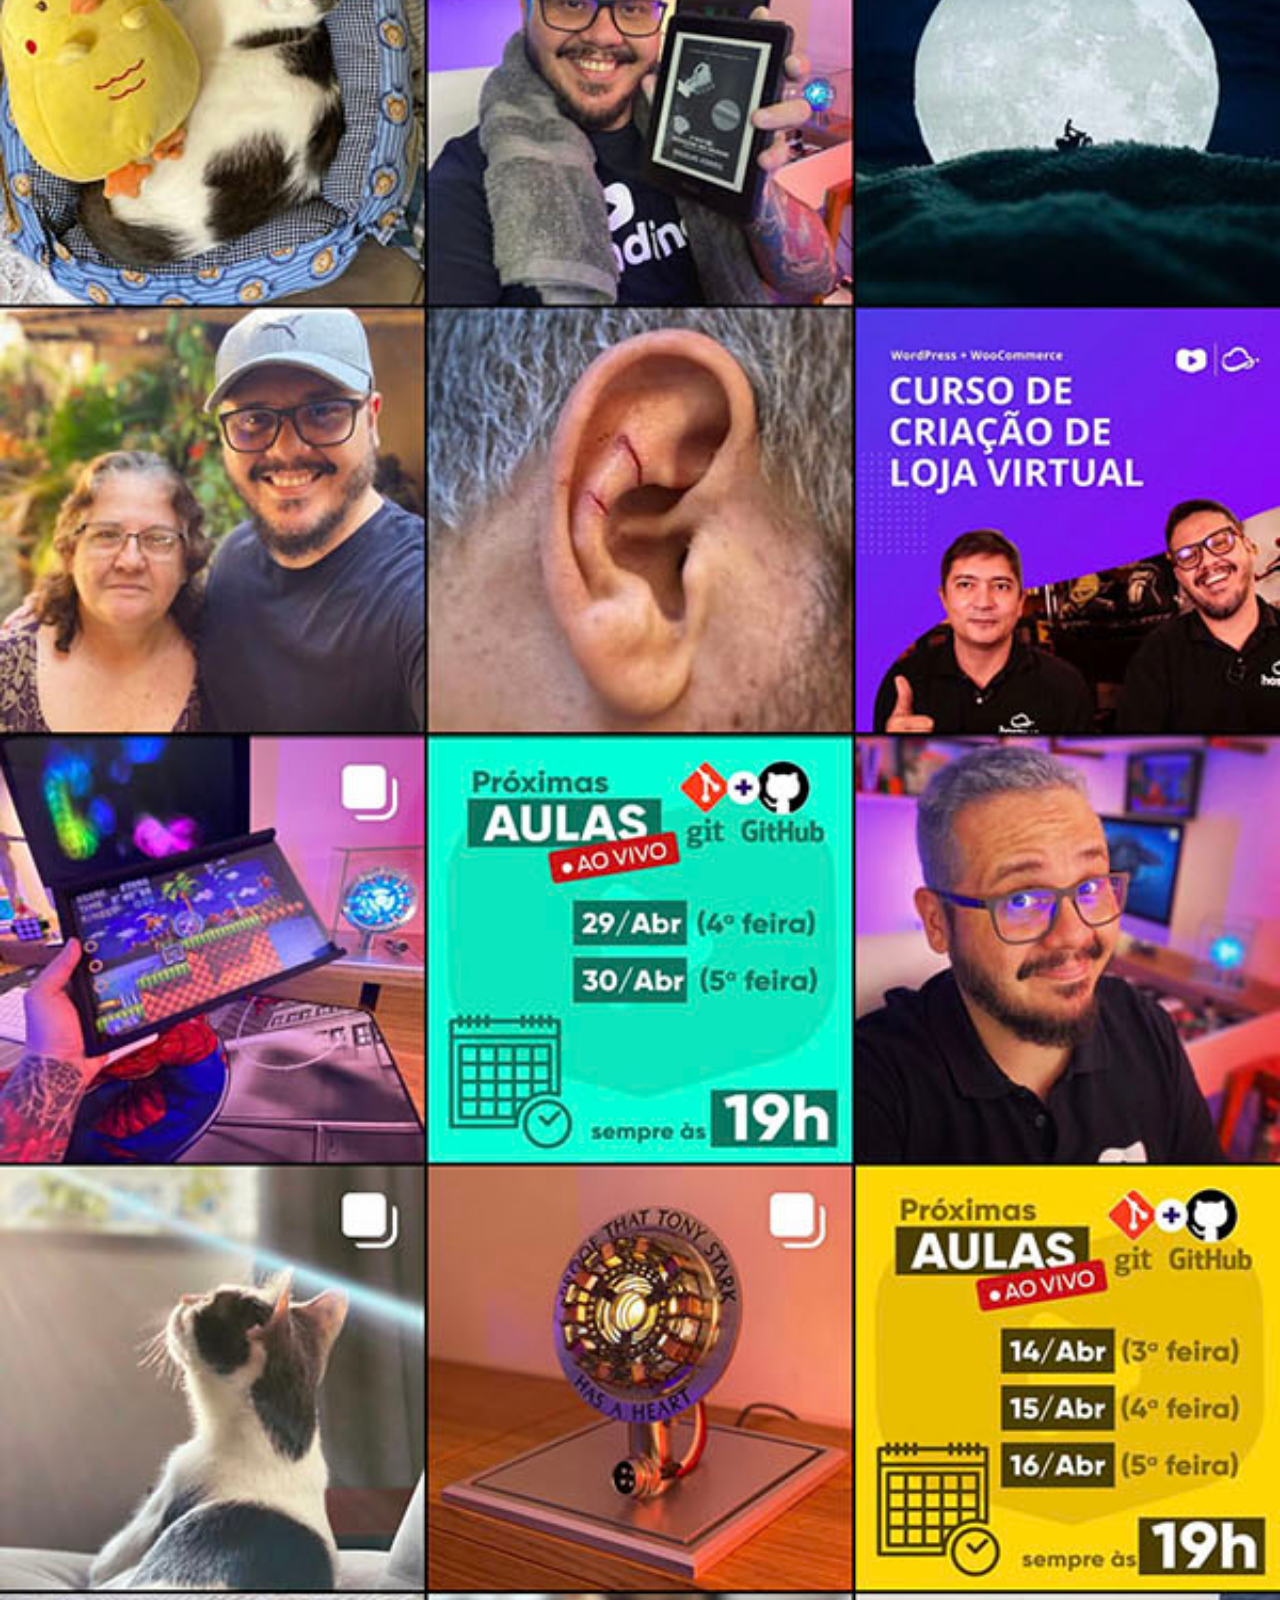
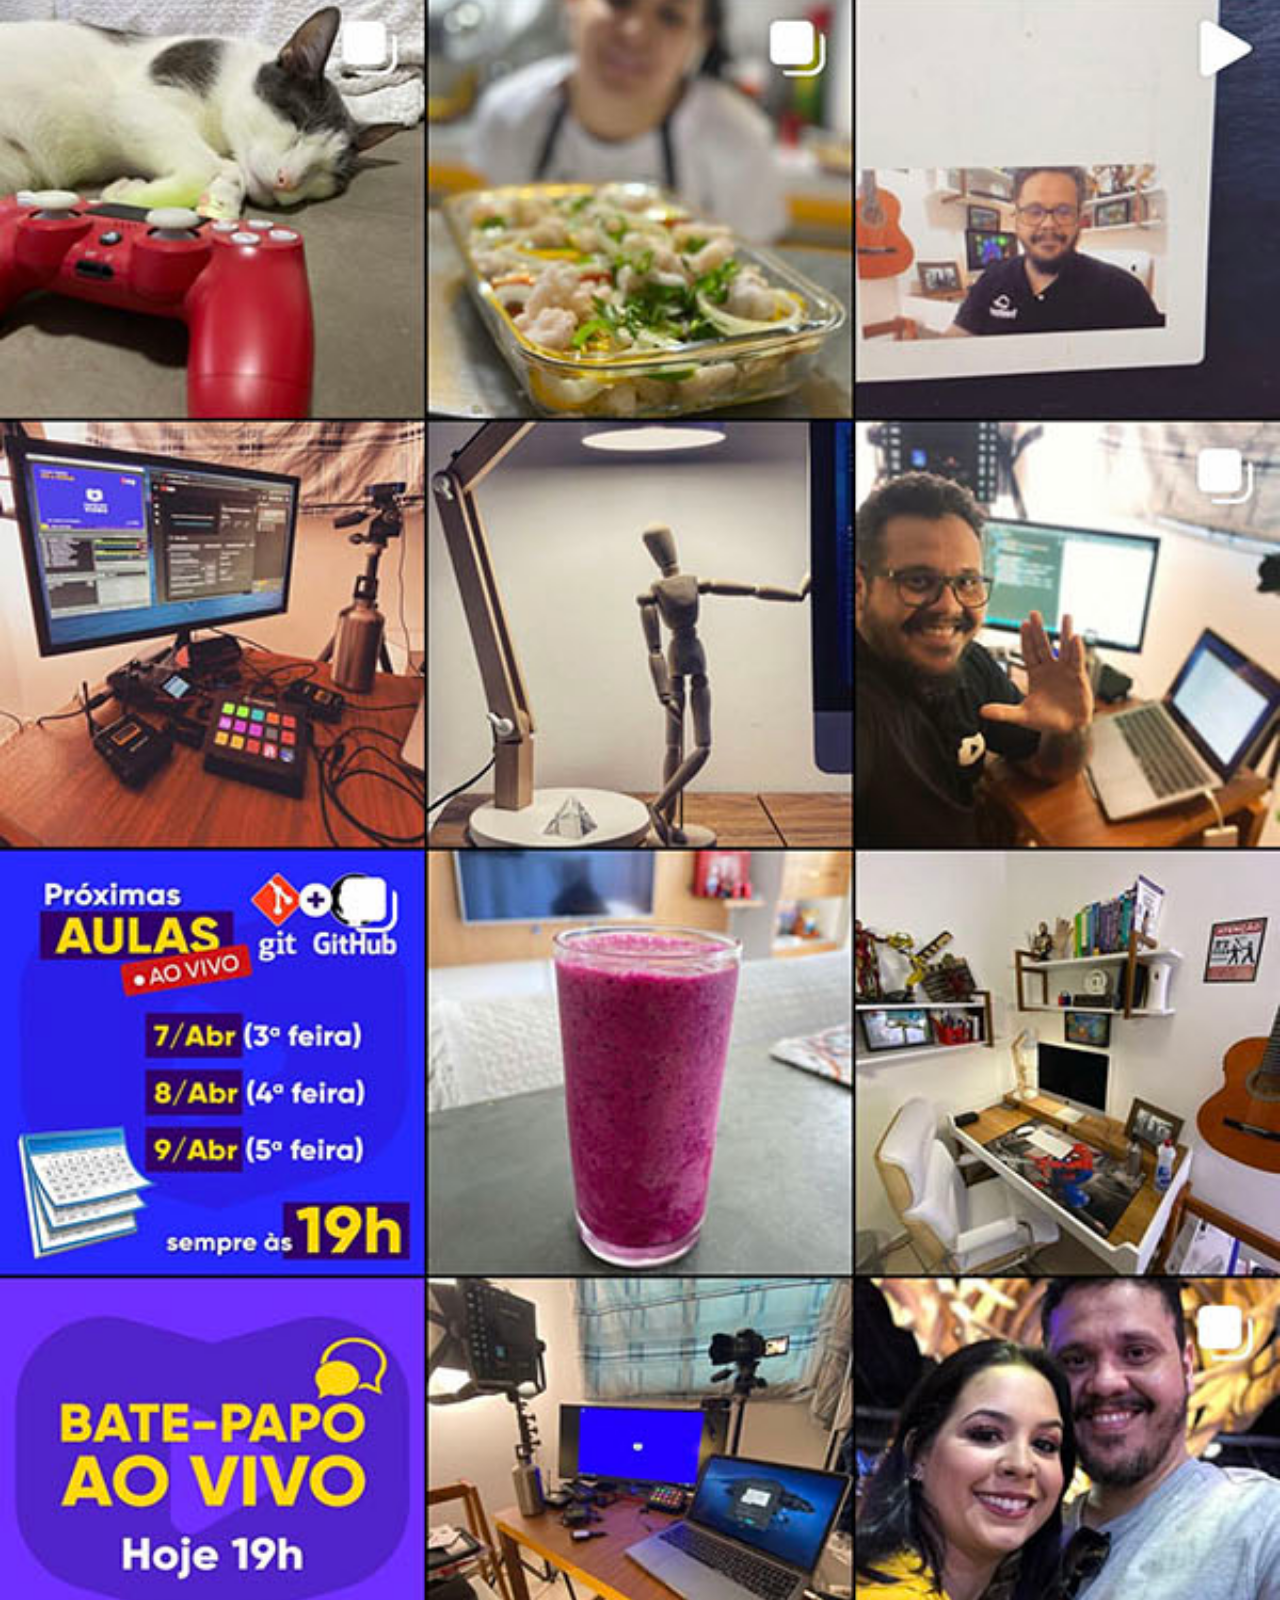
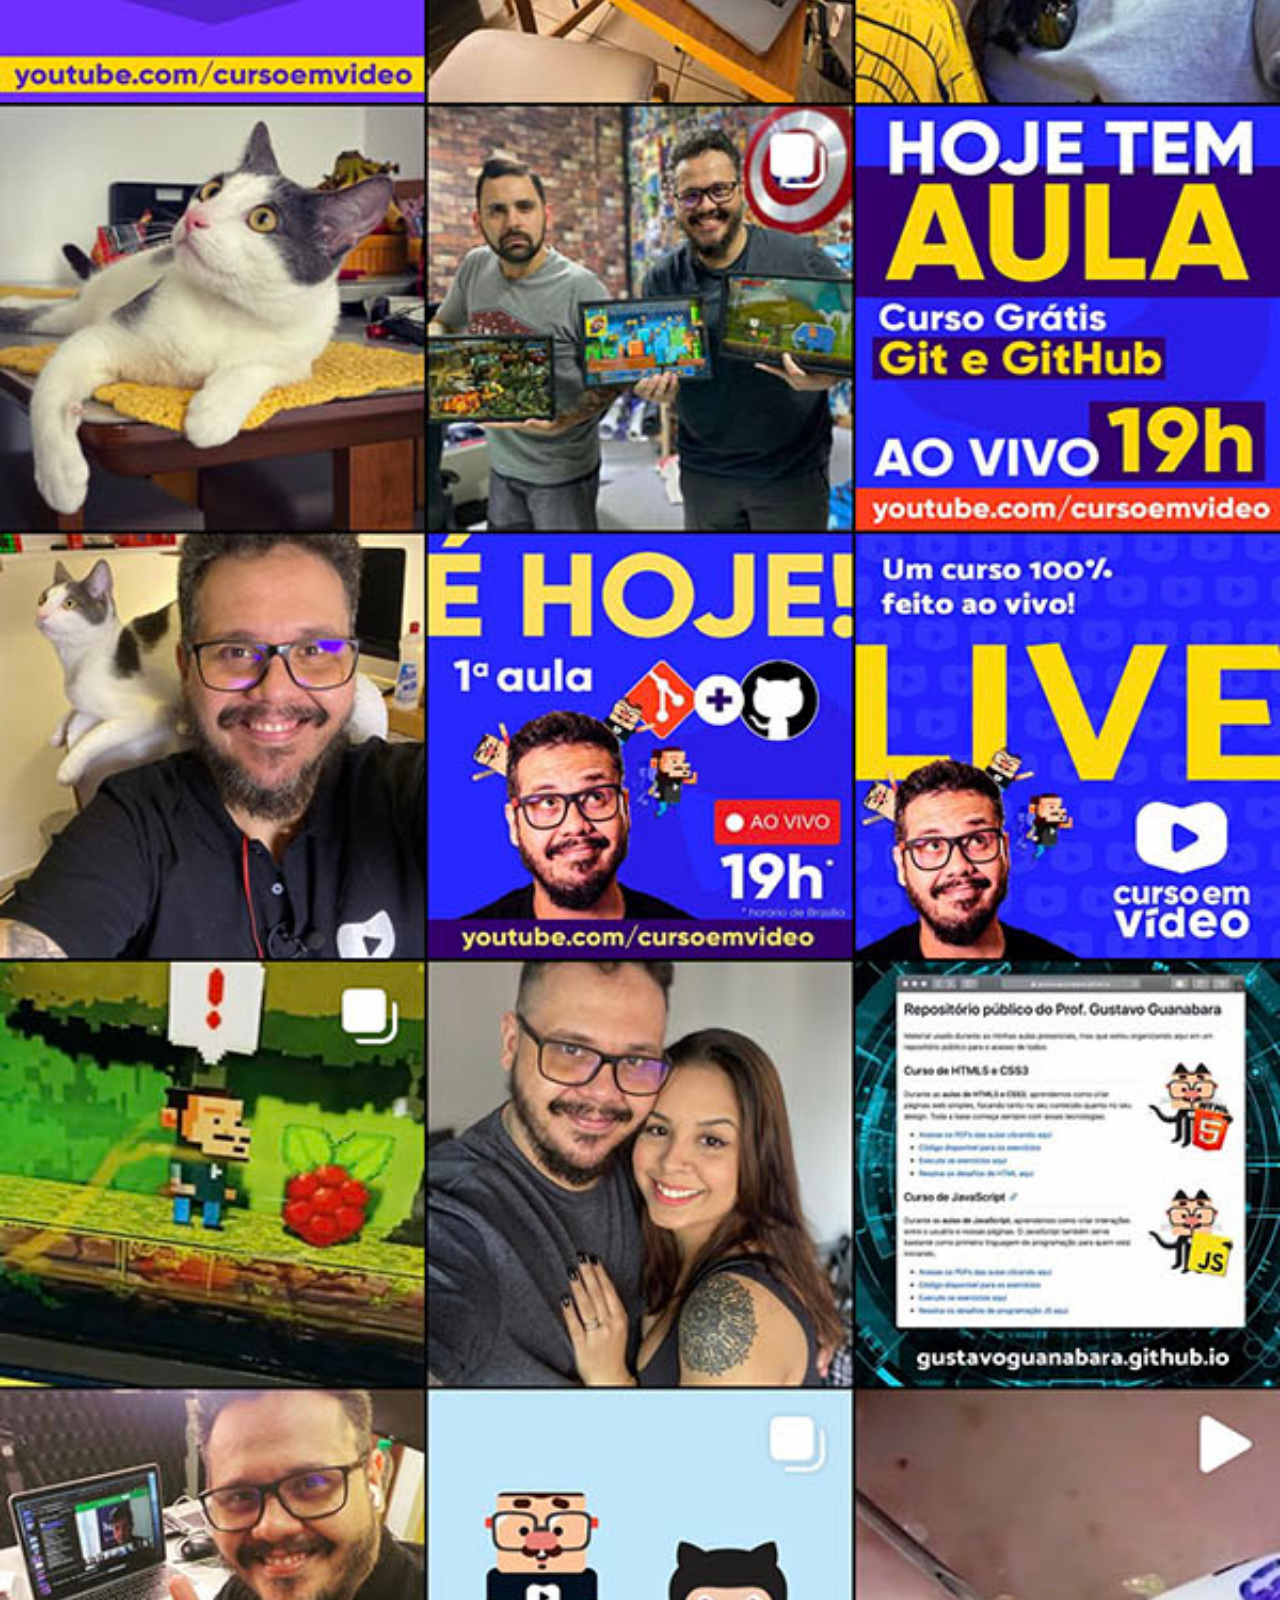
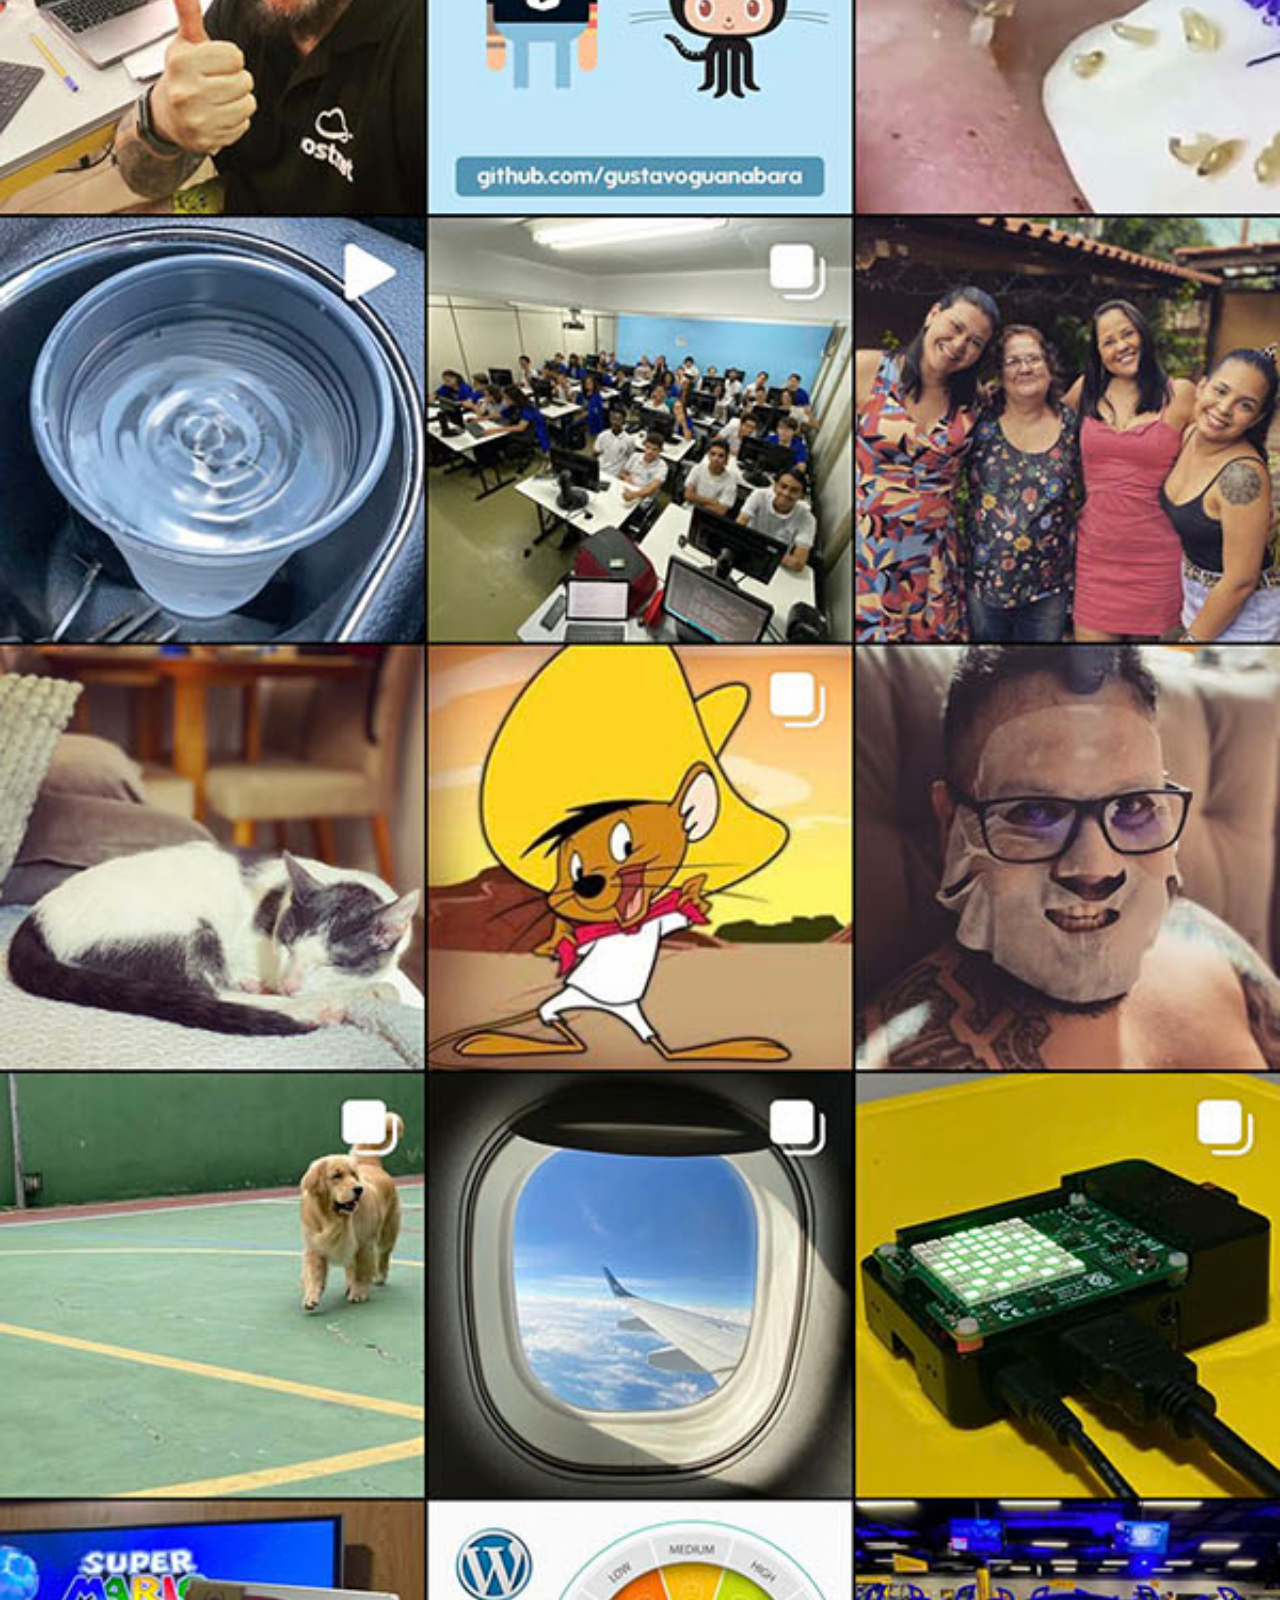
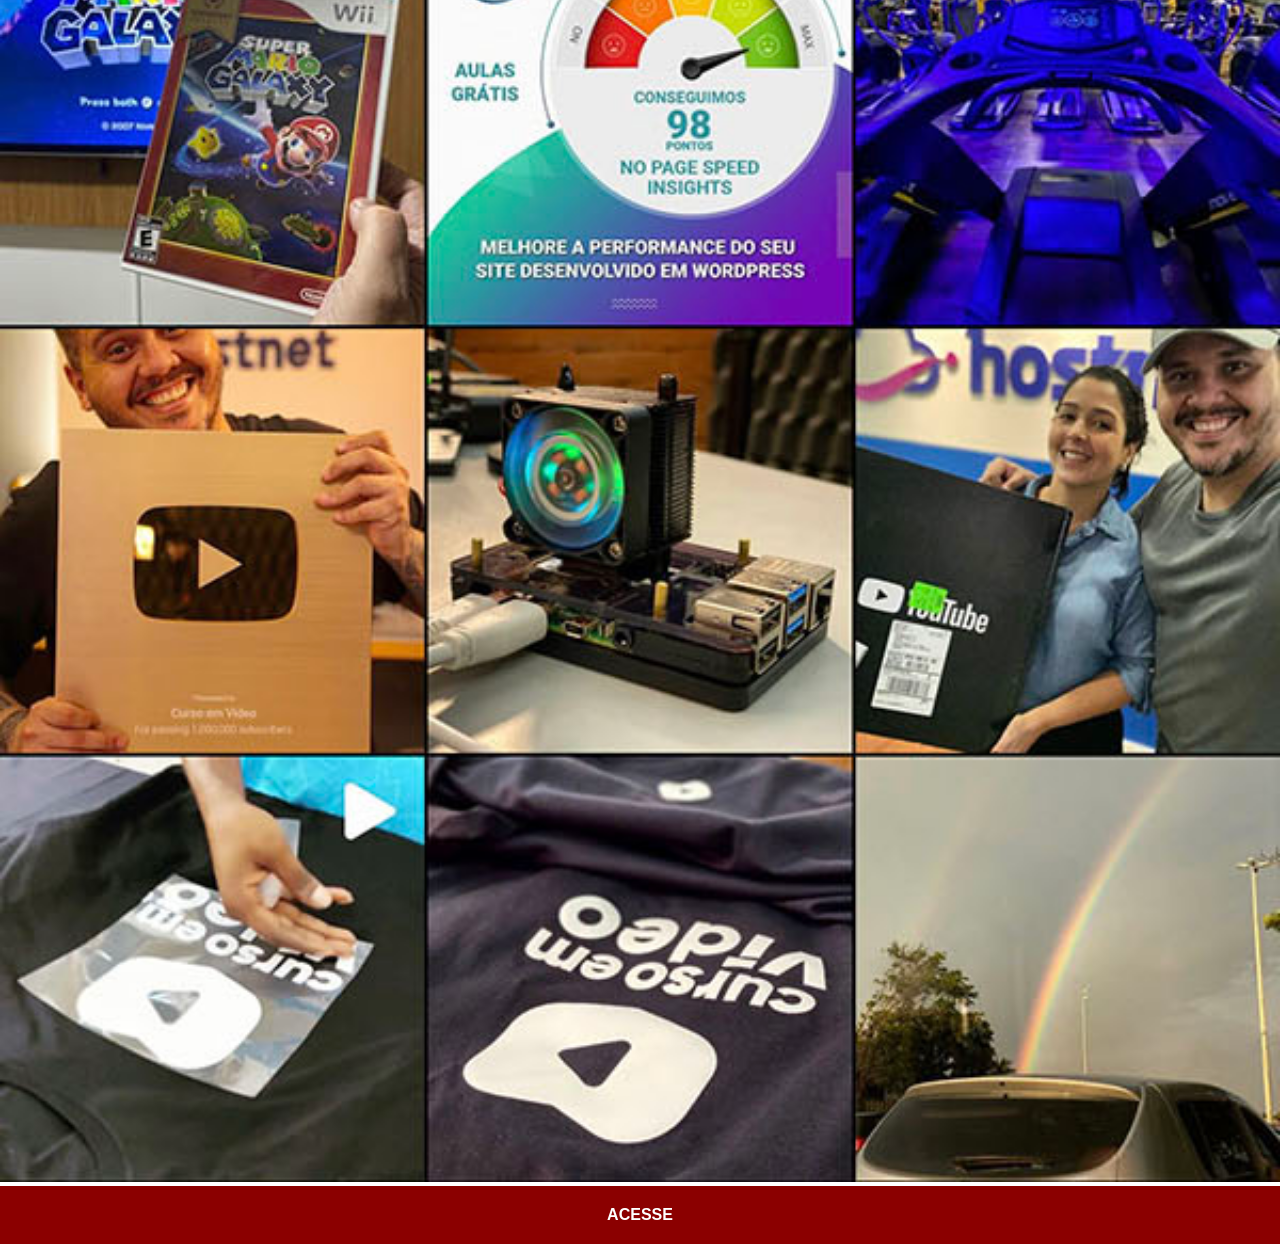
<file: instagram.html>
<!DOCTYPE html>
<html lang="pt-br">
<head>
    <meta charset="UTF-8">
    <meta name="viewport" content="width=device-width, initial-scale=1.0">
    <title>Instagram</title>
    <link rel="stylesheet" href="estilos/social.css">
</head>
<body>
    <img src="imagens/tela-instagram.jpg" alt="Instagram">
    <a href="https://www.instagram.com/kadaki10/" target="_blank">ACESSE</a>
    
</body>
</html>
</file>
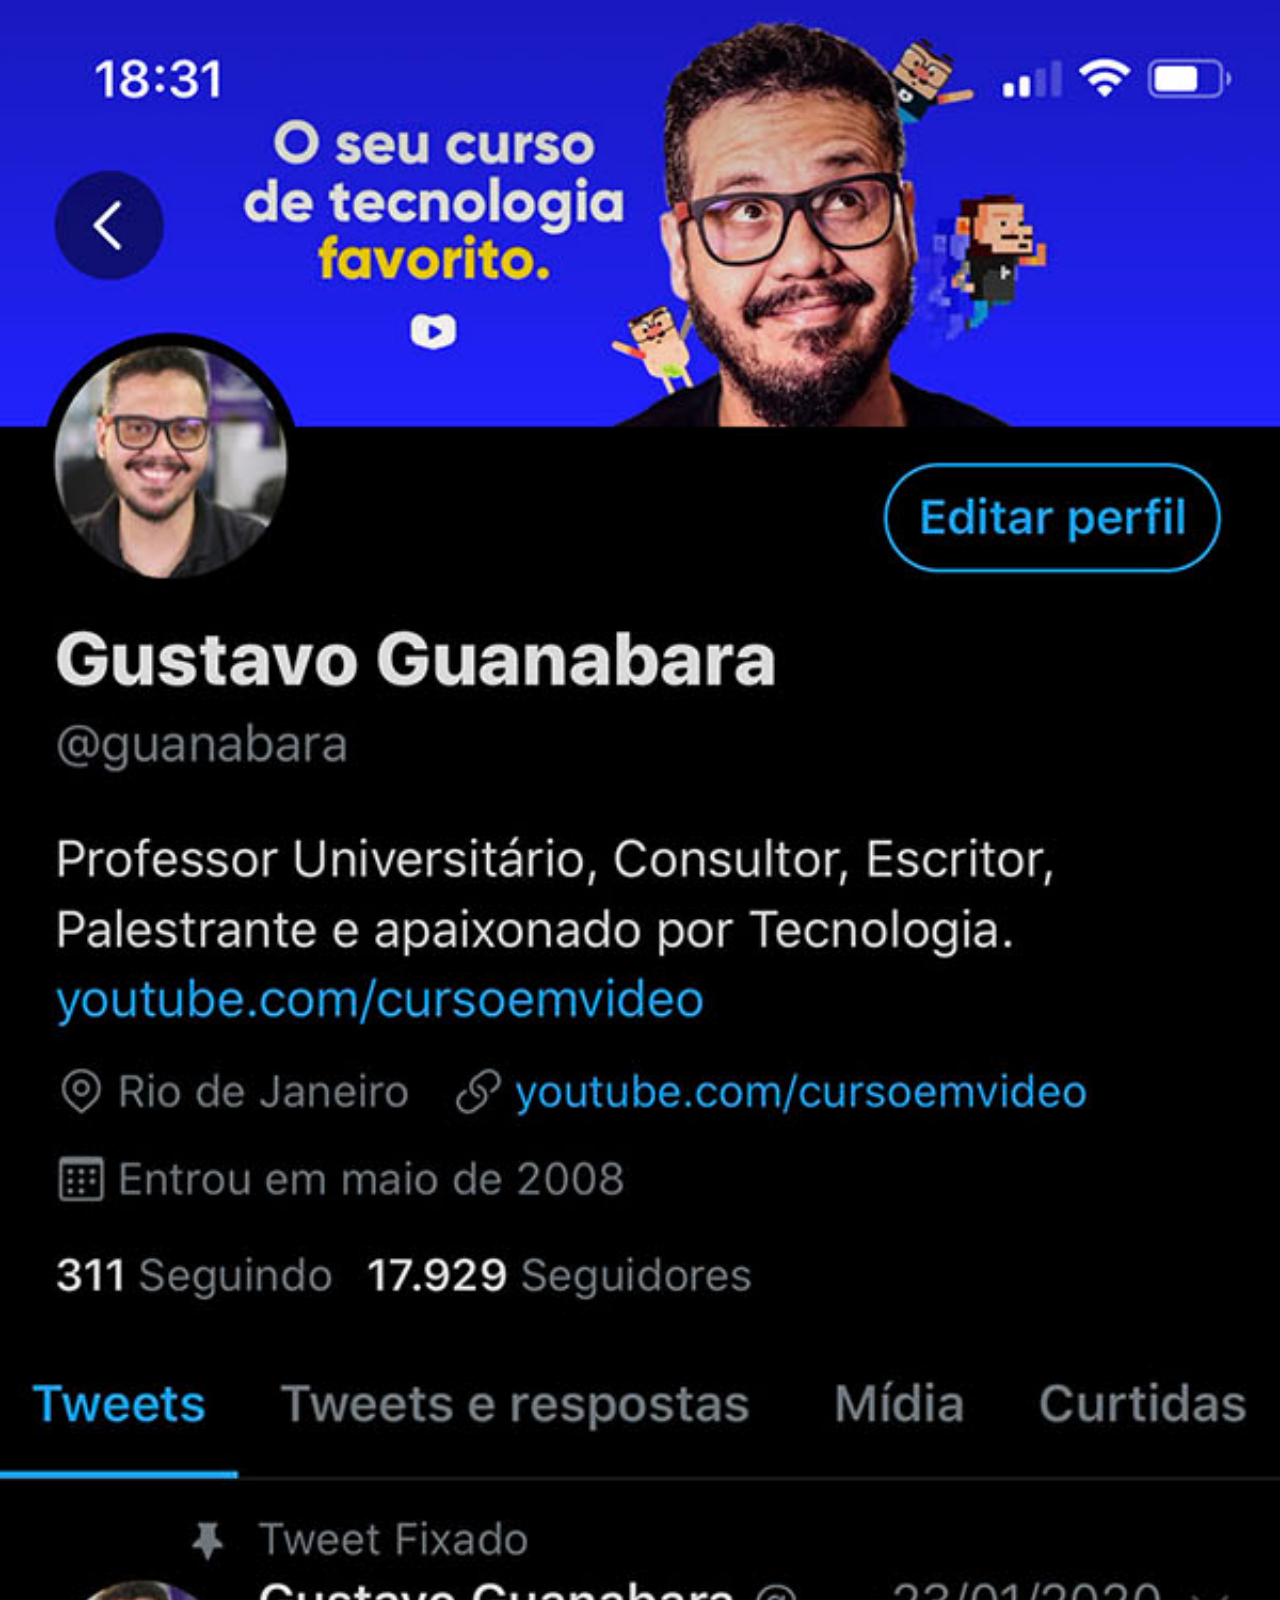
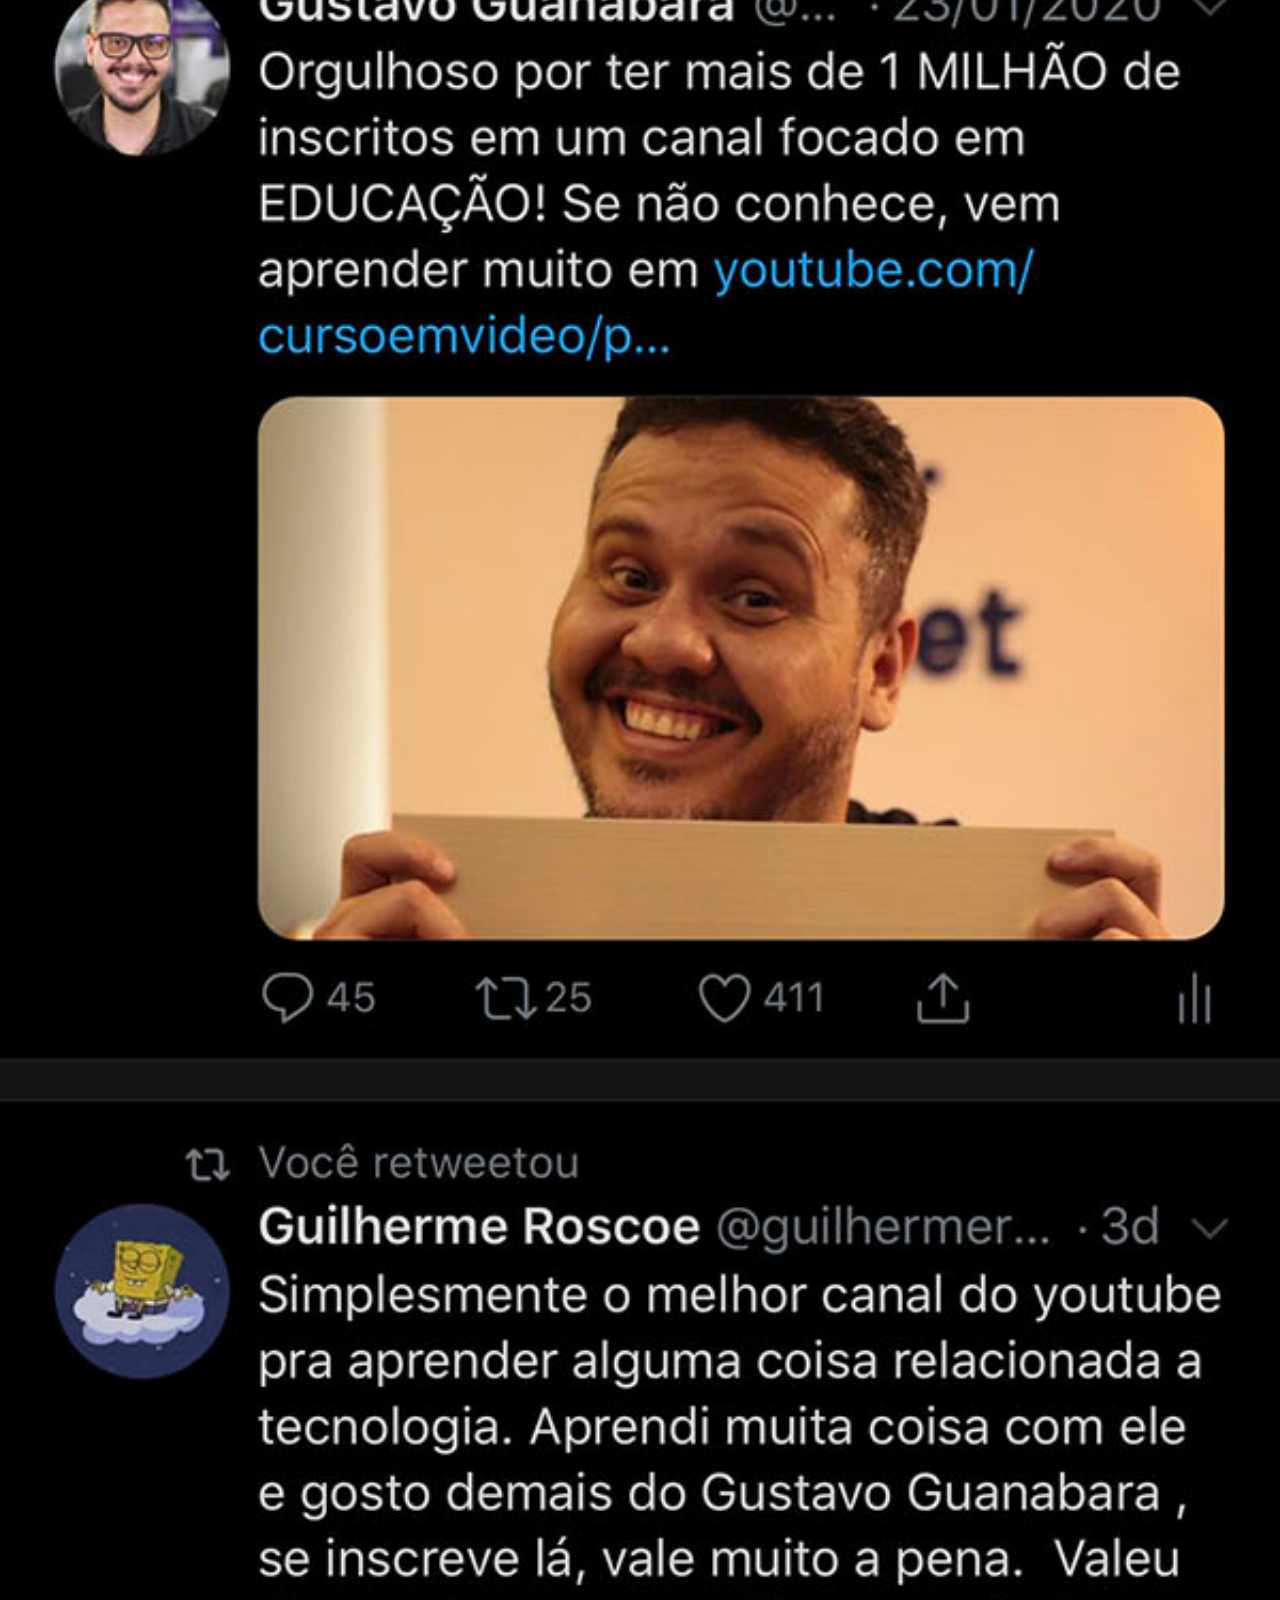
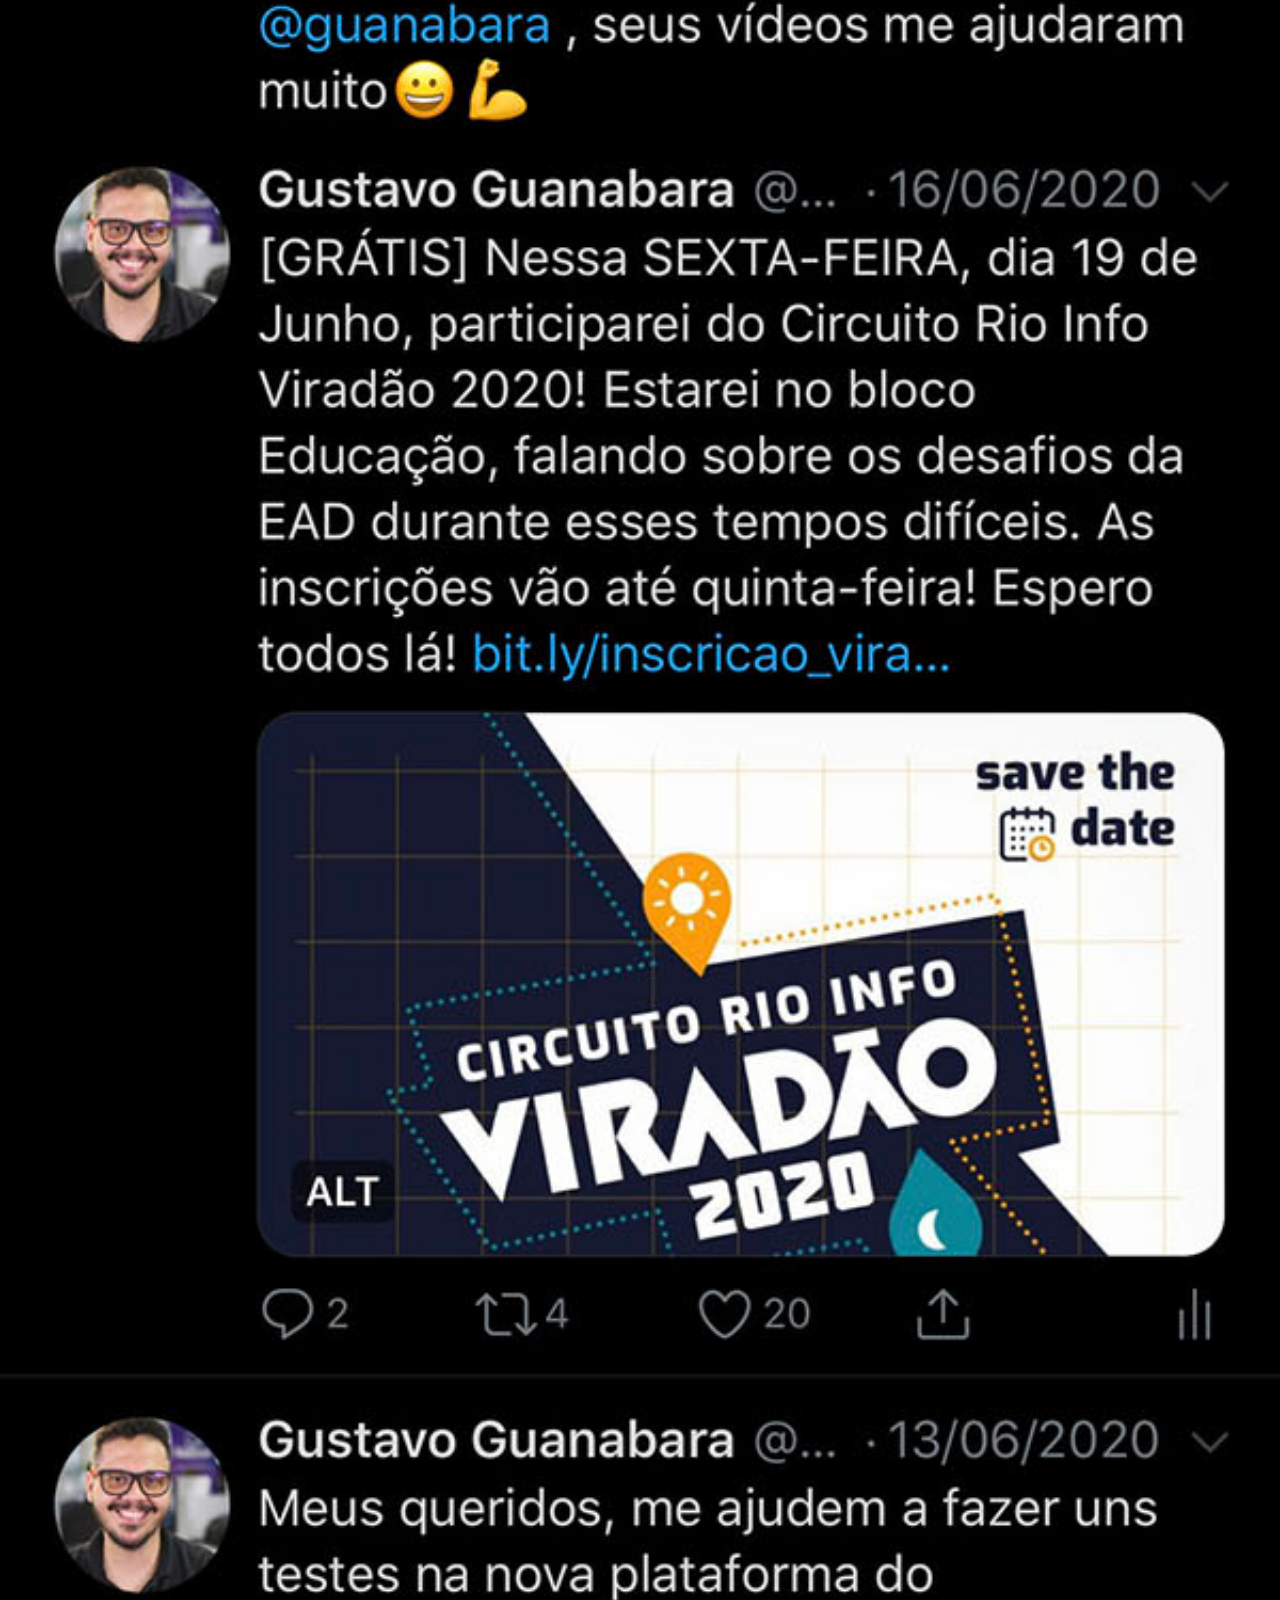
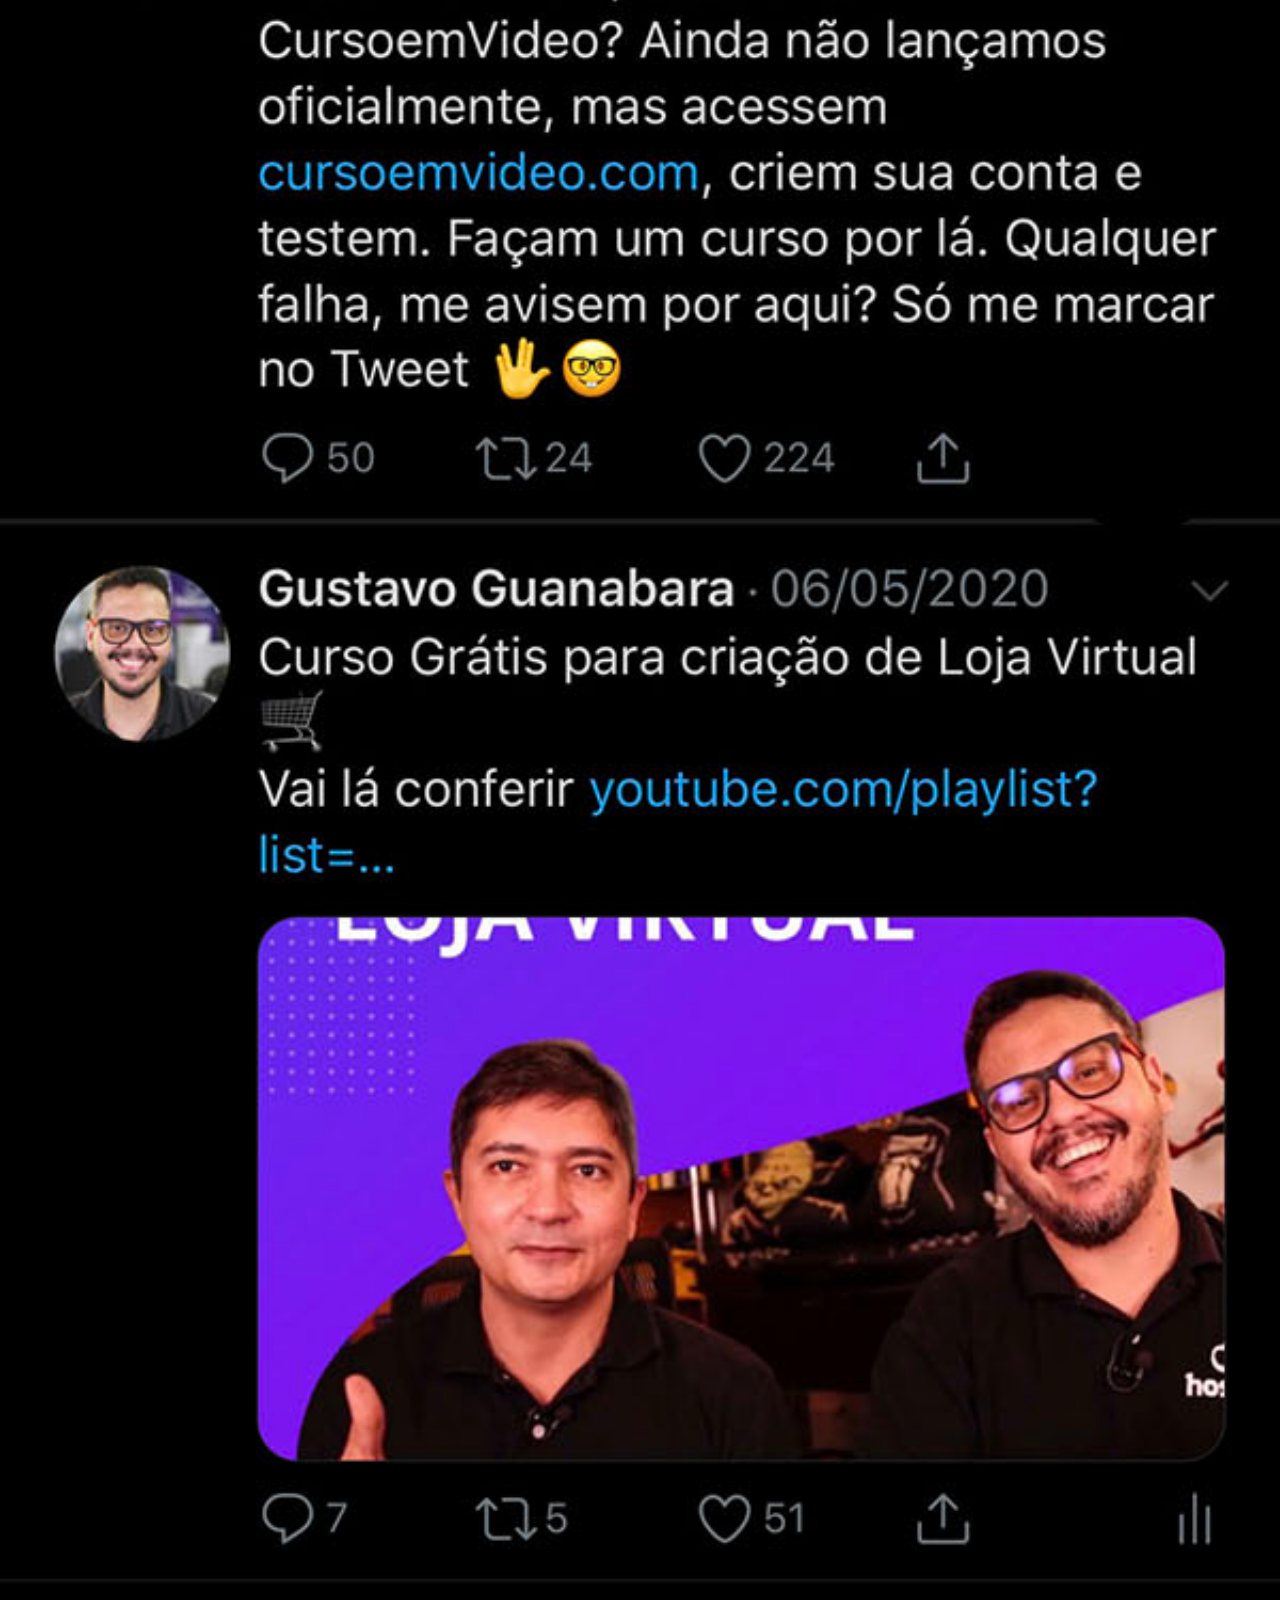
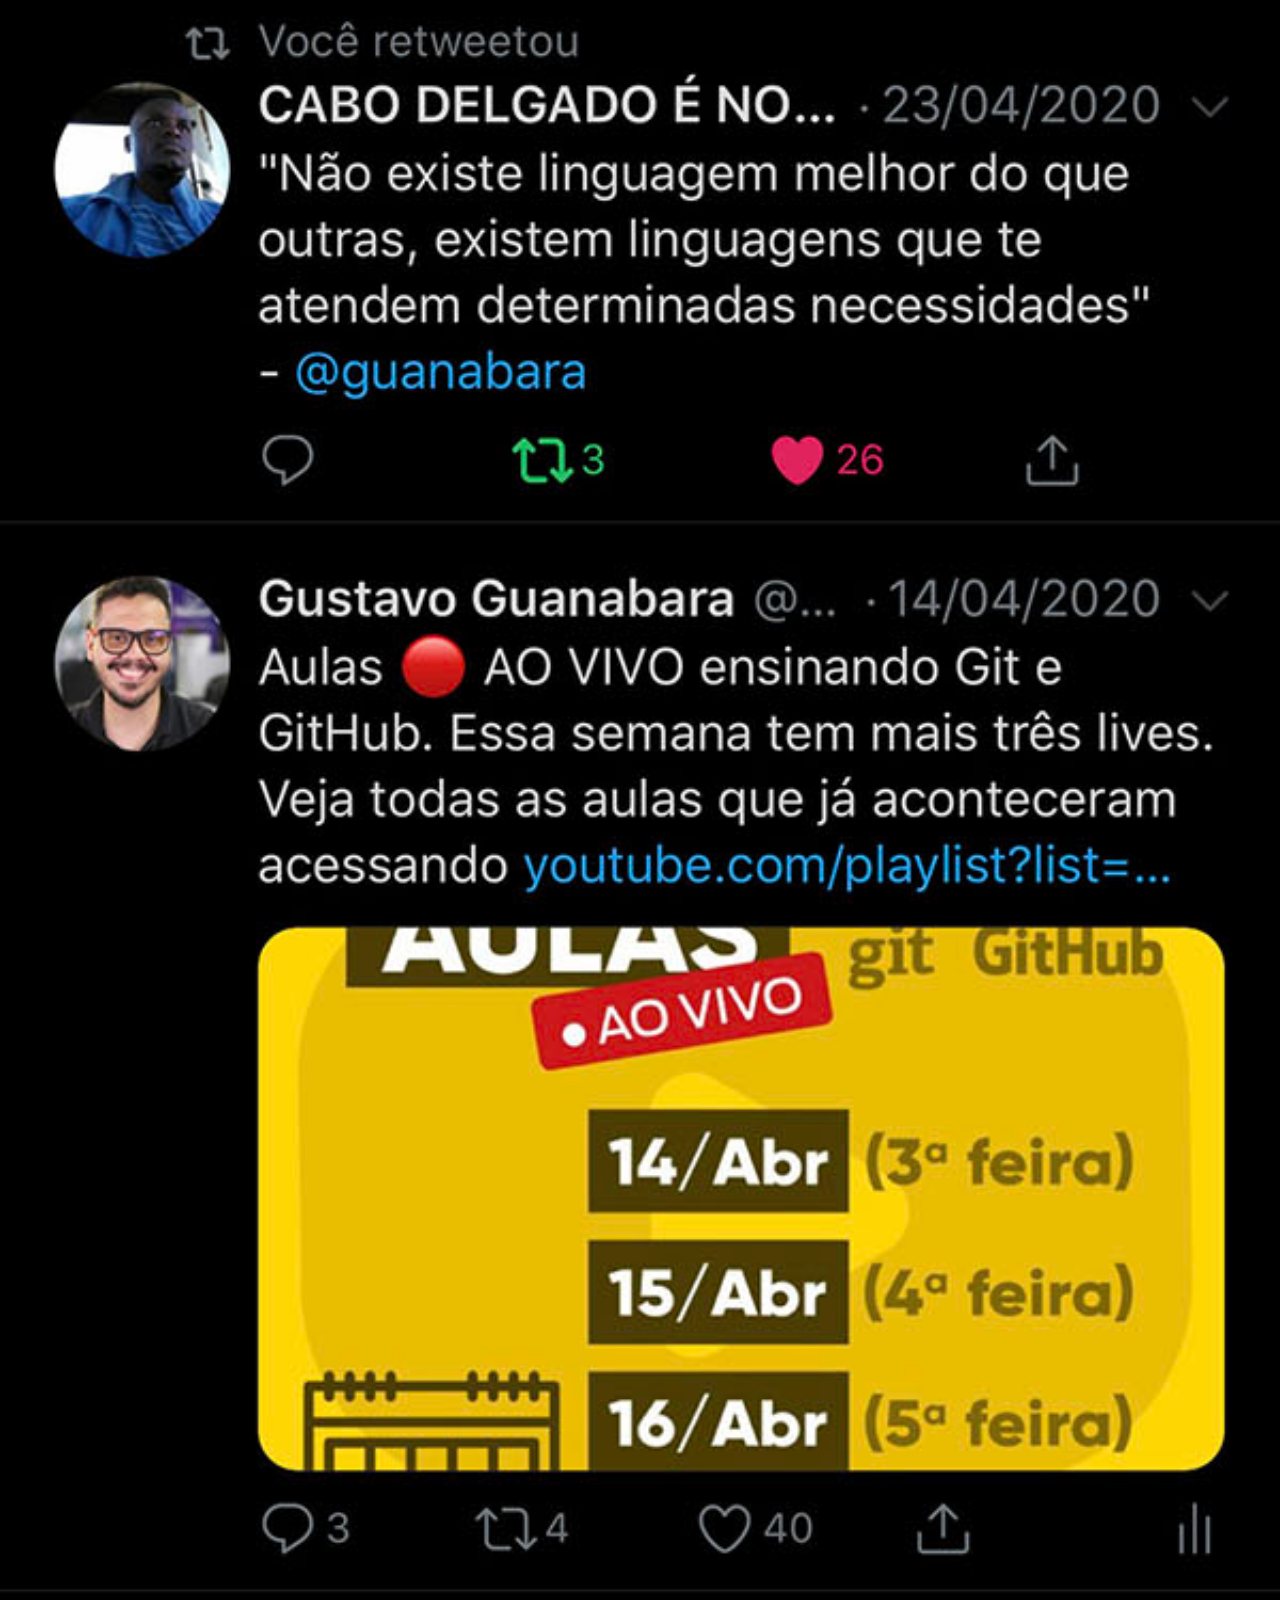
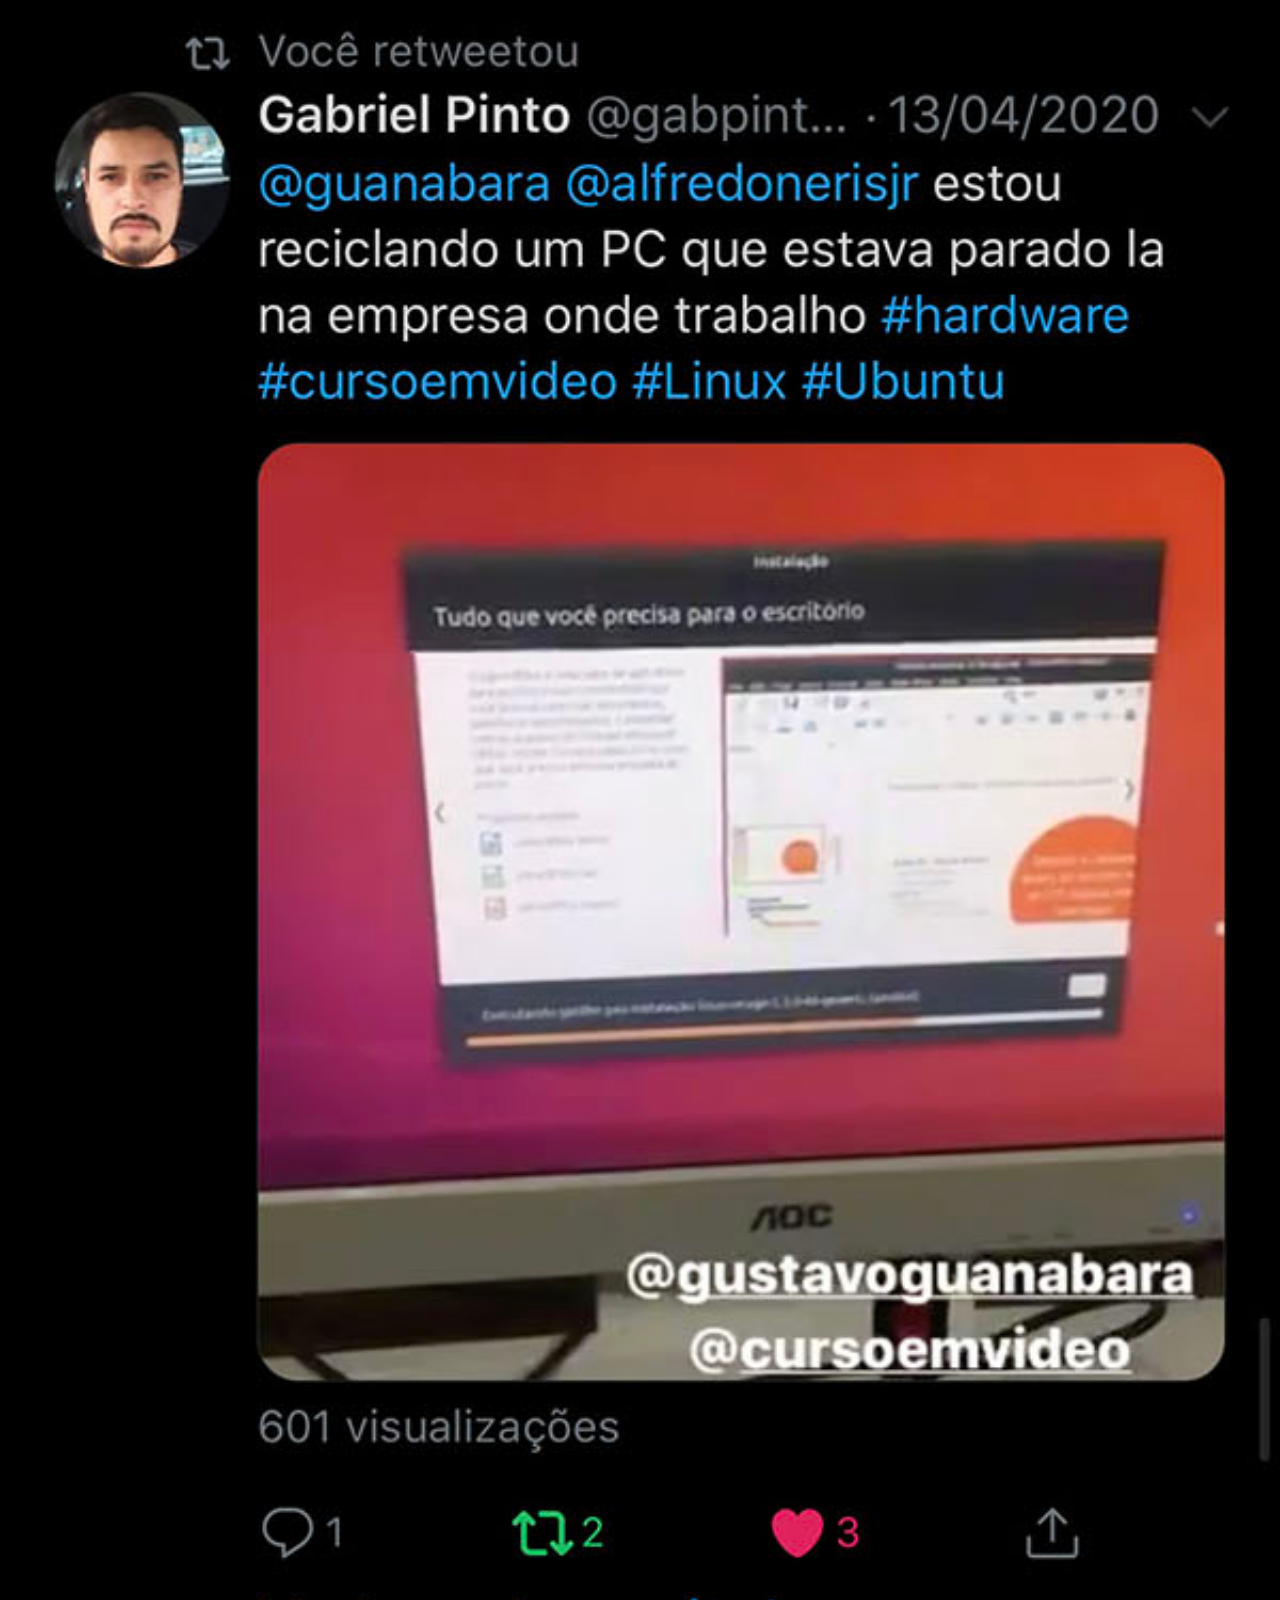
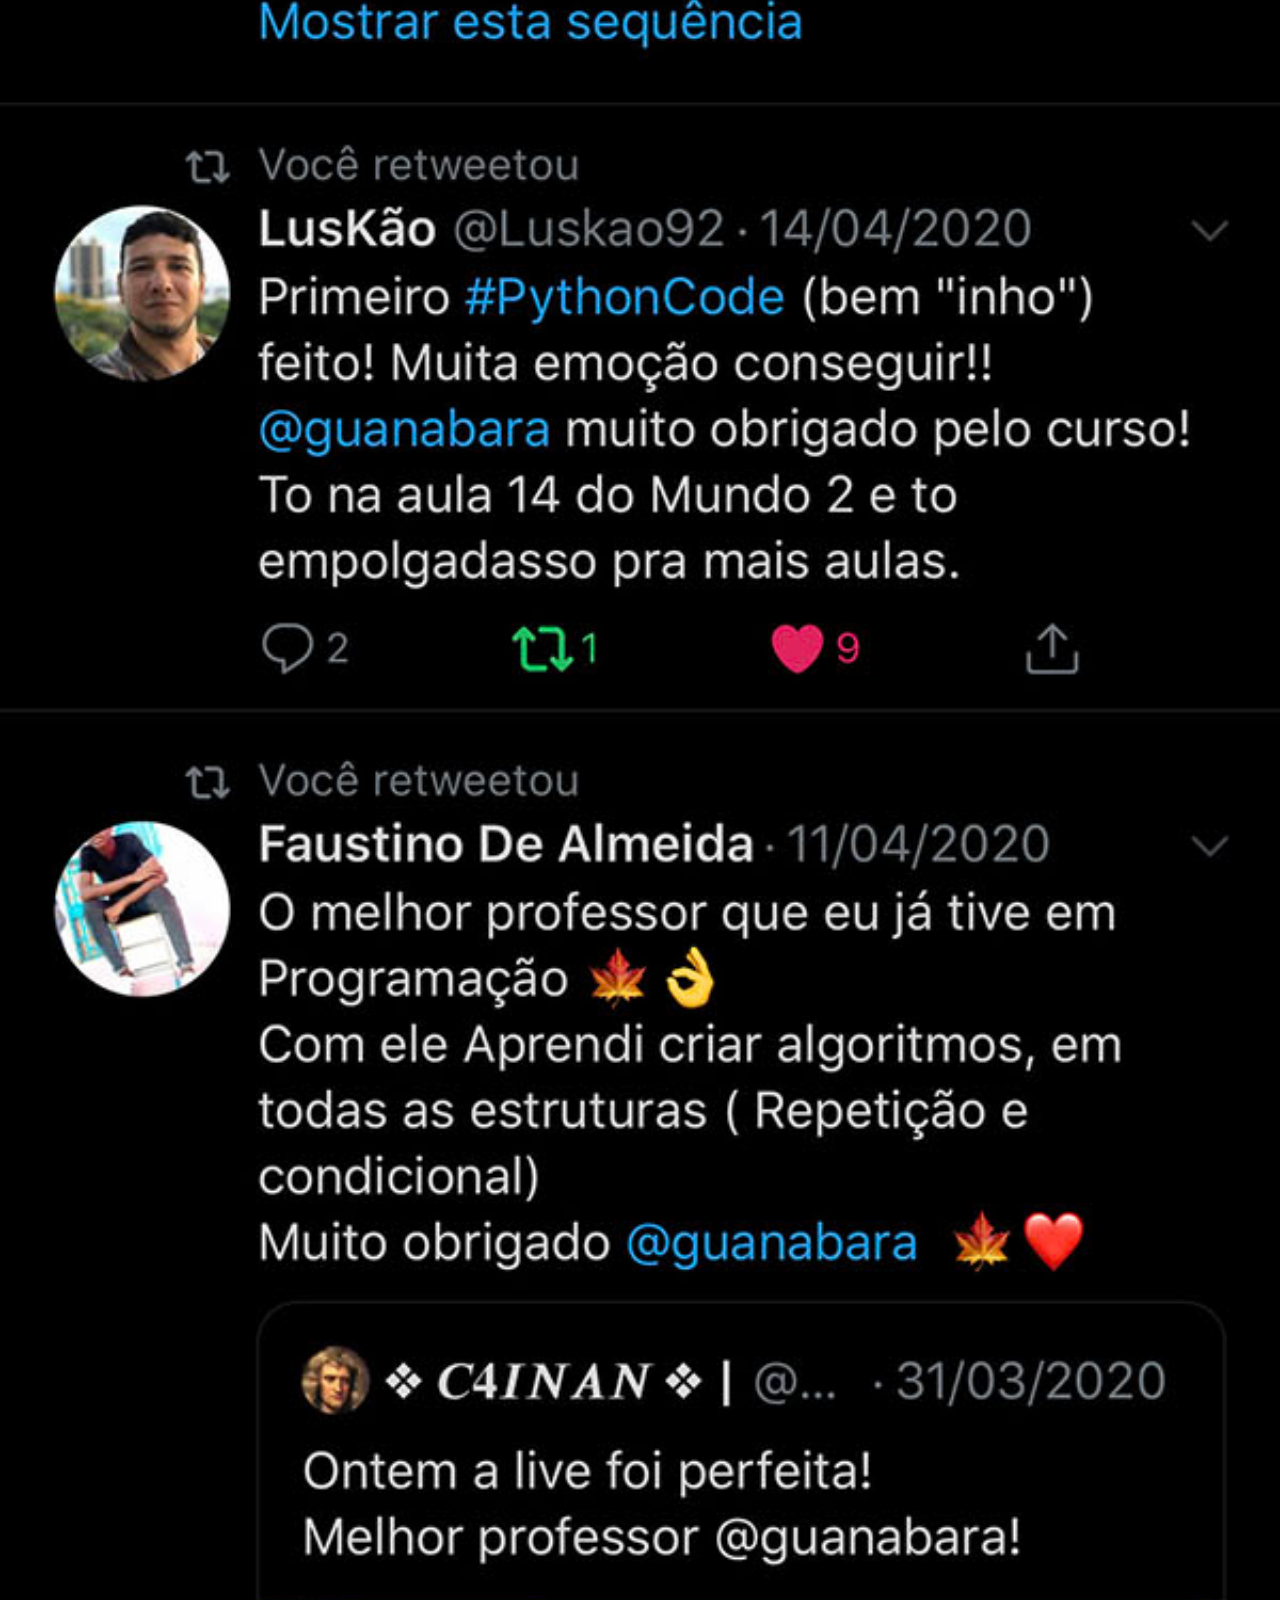
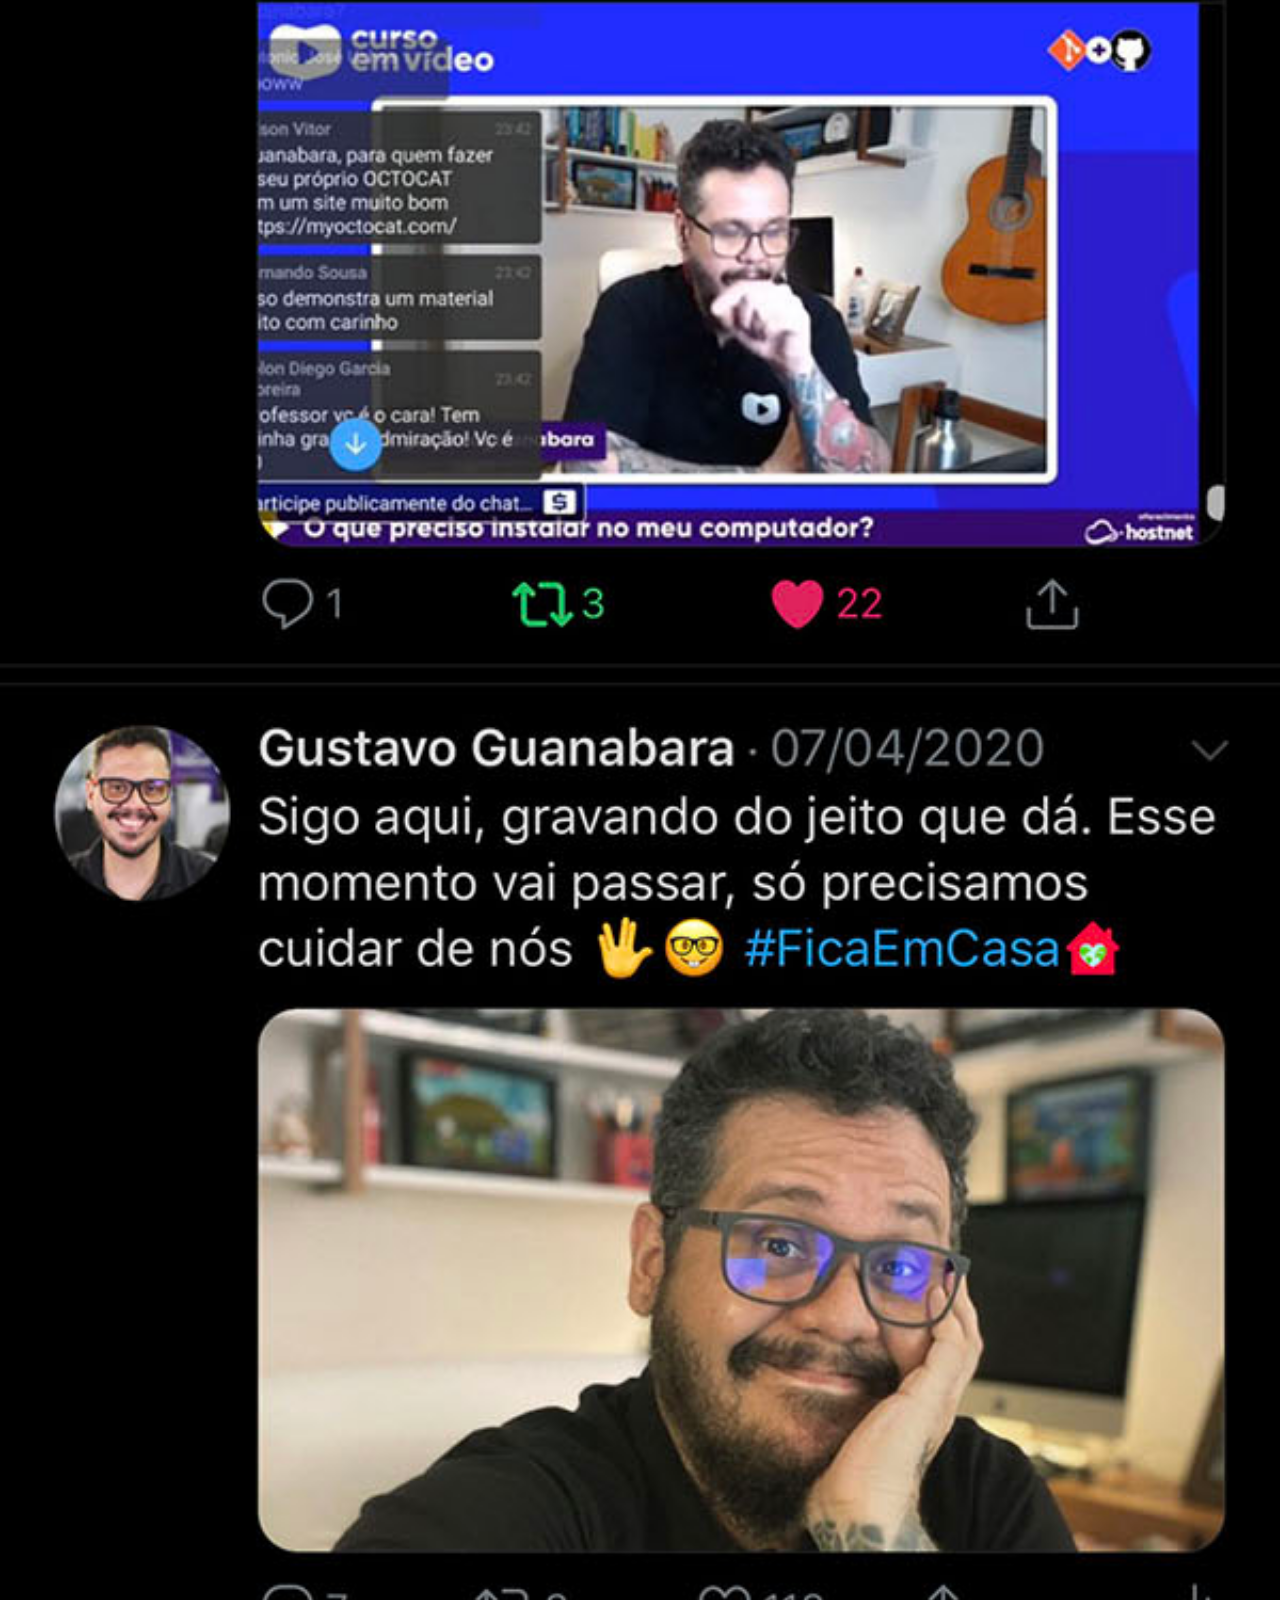
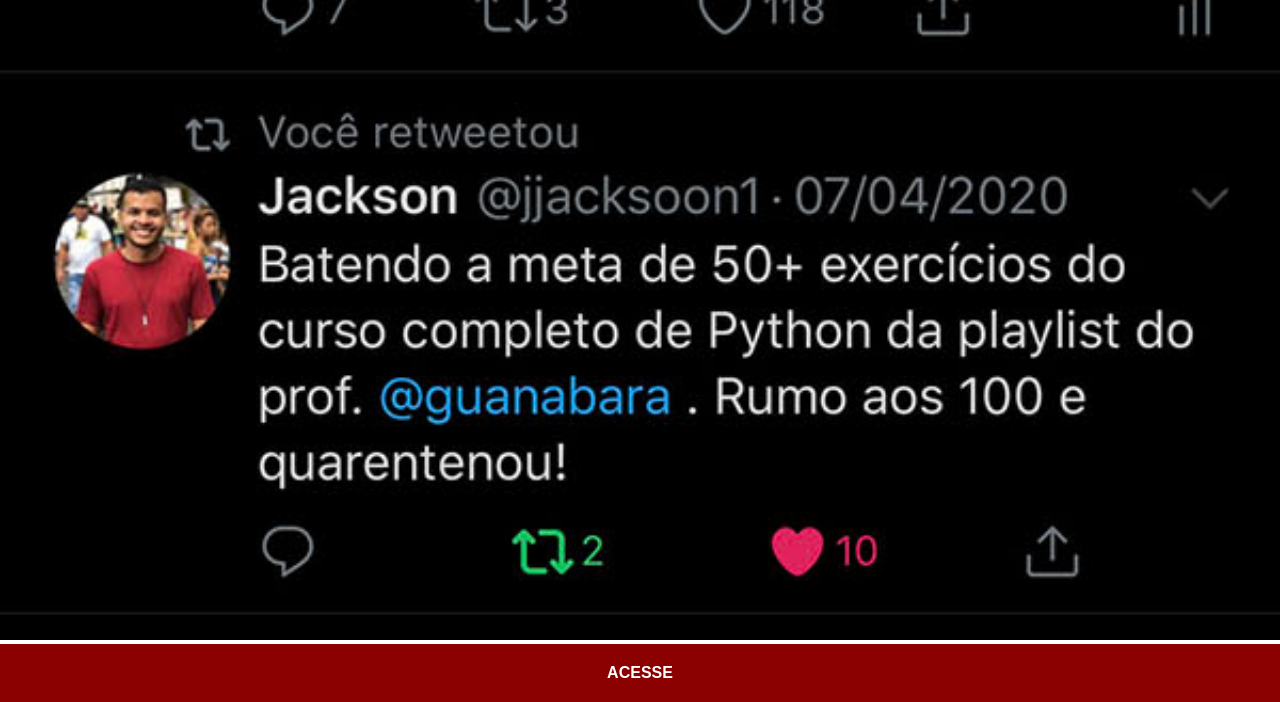
<file: twitter.html>
<!DOCTYPE html>
<html lang="en">
<head>
    <meta charset="UTF-8">
    <meta name="viewport" content="width=device-width, initial-scale=1.0">
    <title>Twitter</title>
    <link rel="stylesheet" href="estilos/social.css">
</head>
<body>
    <img src="imagens/tela-twitter.jpg" alt="Twitter">
    <a href="https://x.com/kadaki10" target="_blank">ACESSE</a>
    
</body>
</html>
</file>
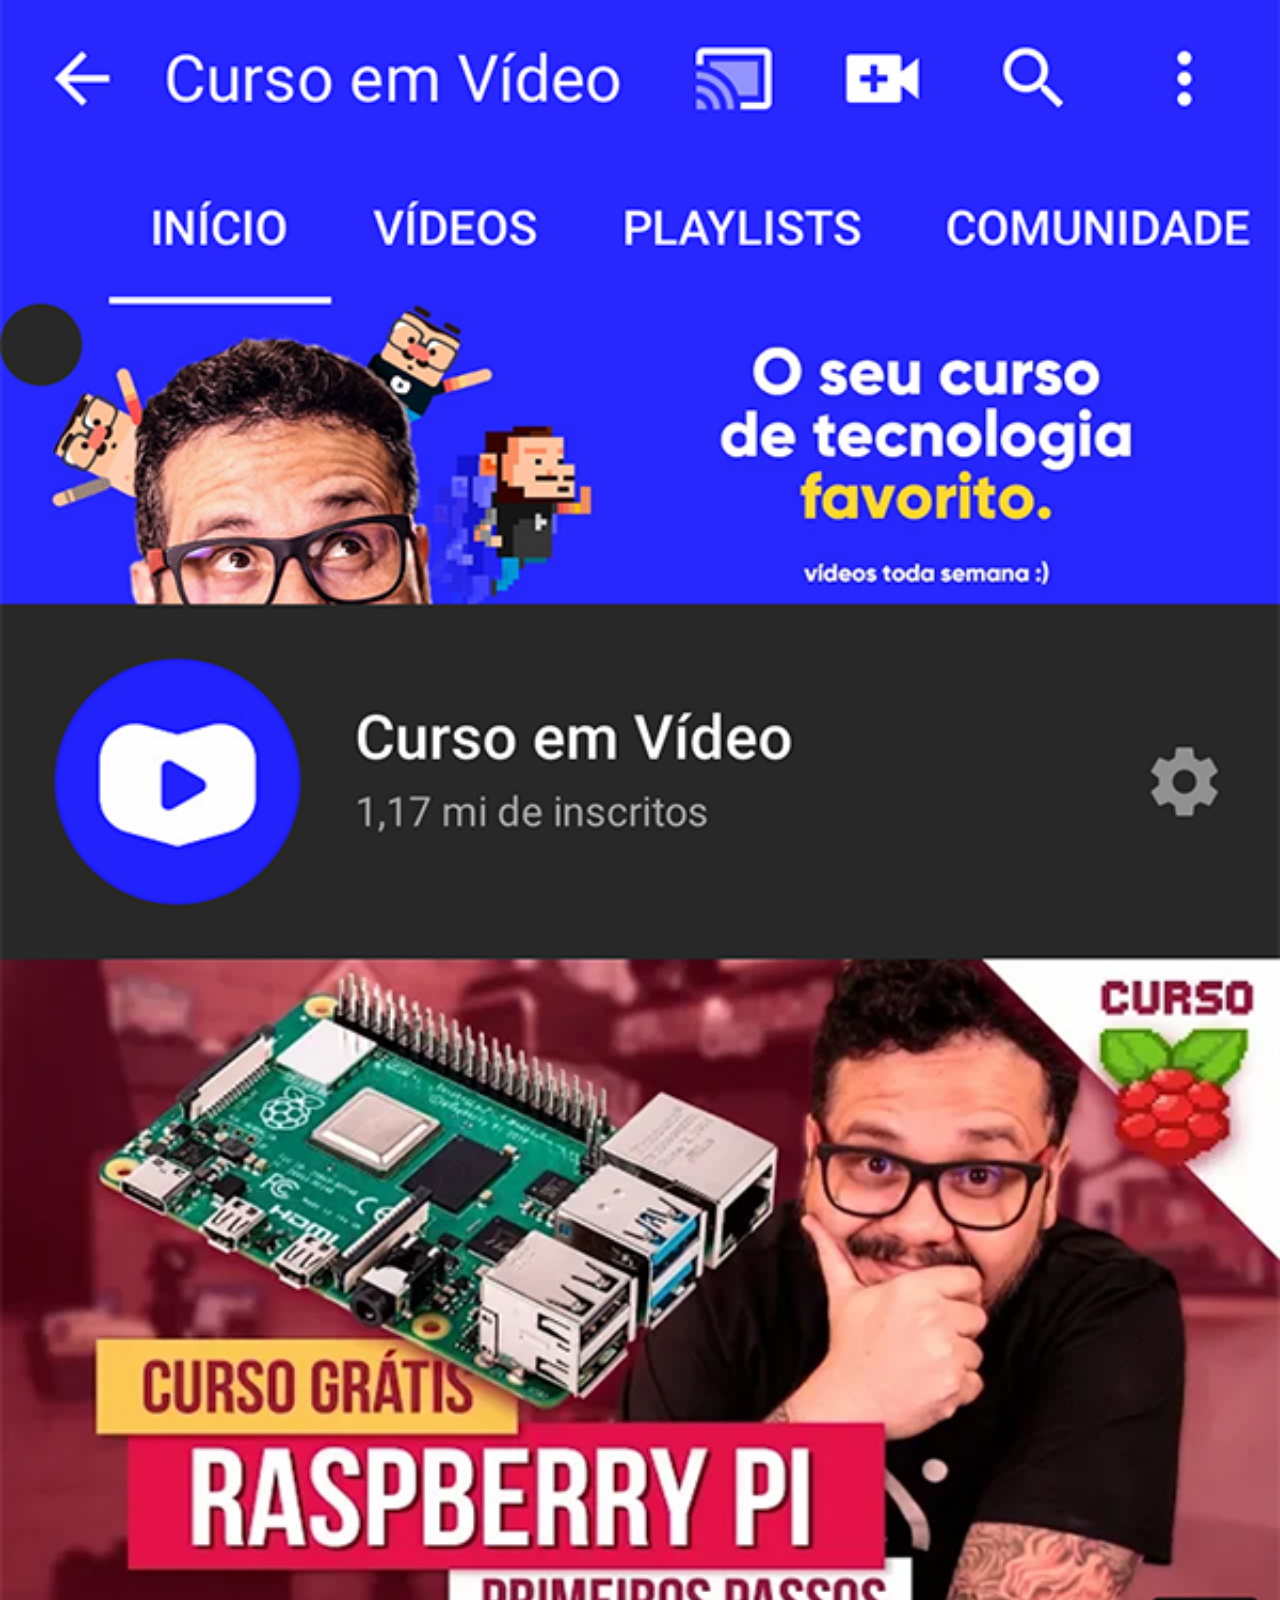
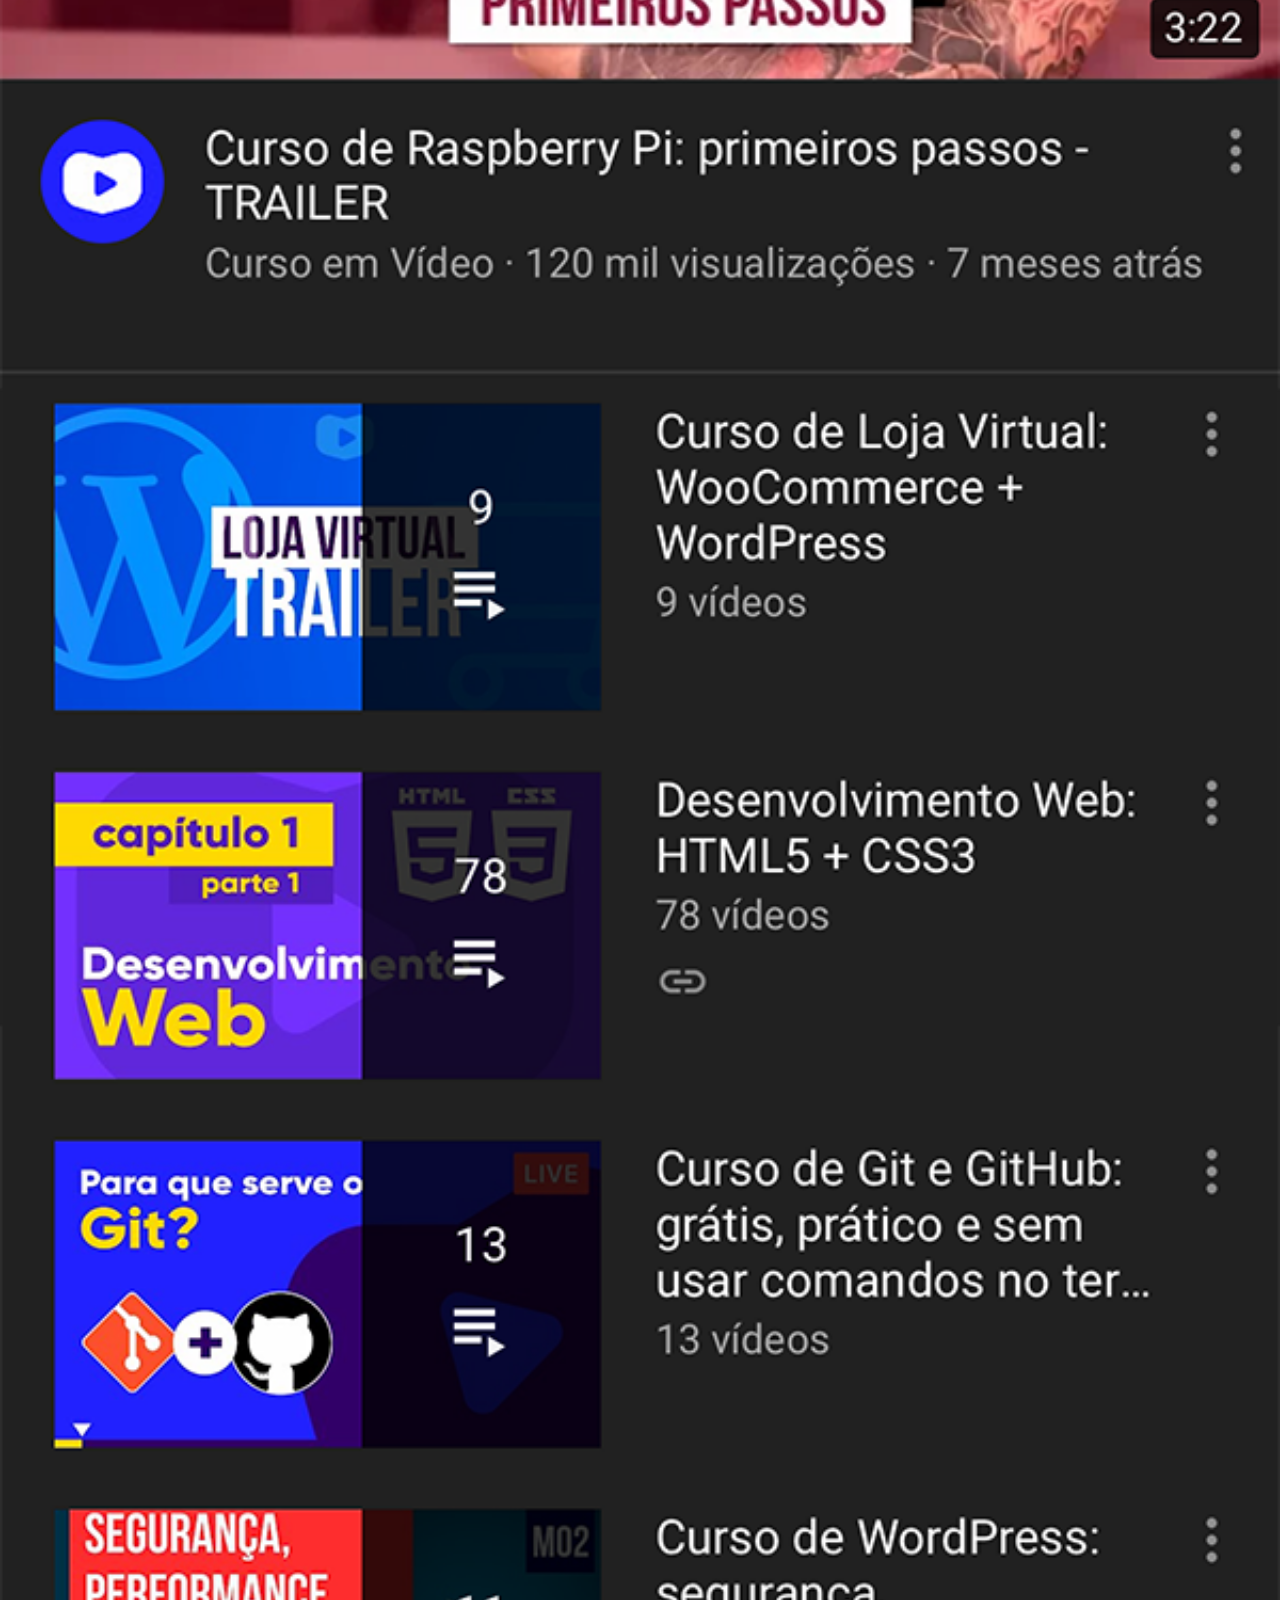
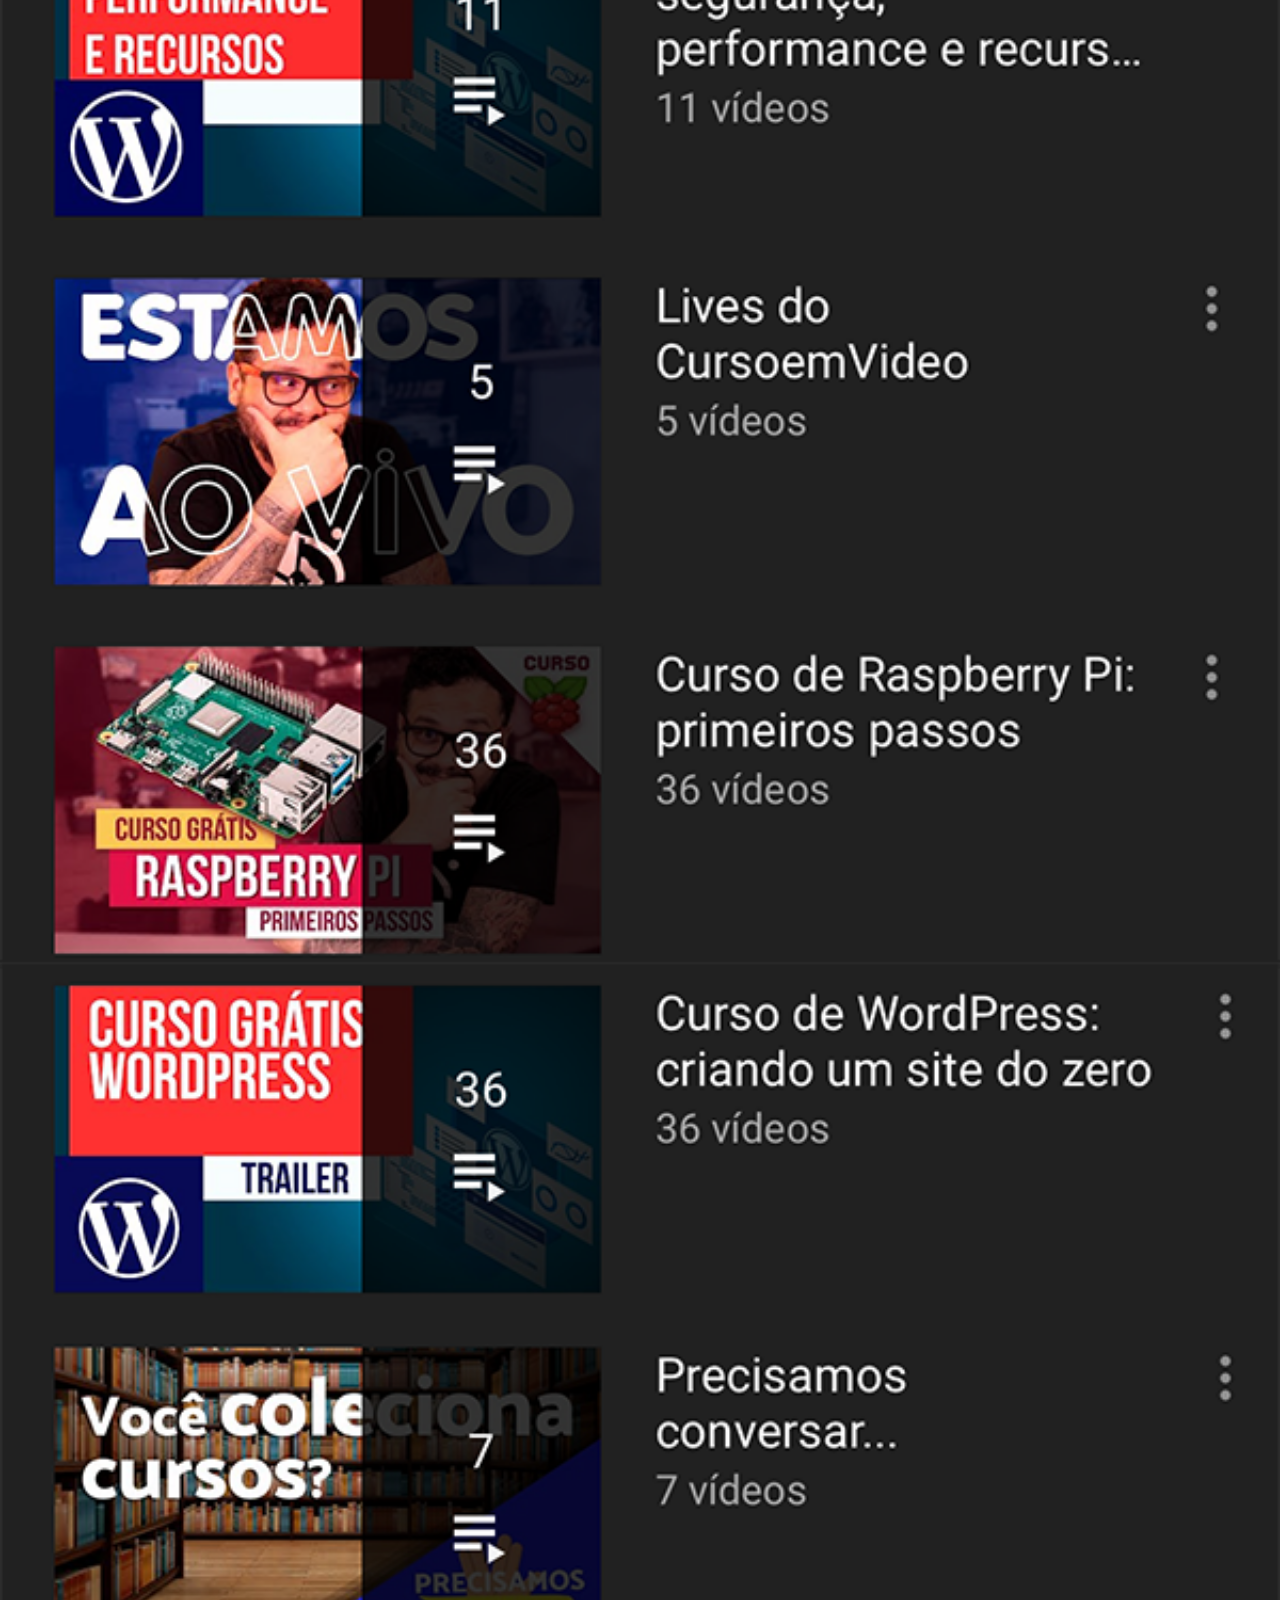
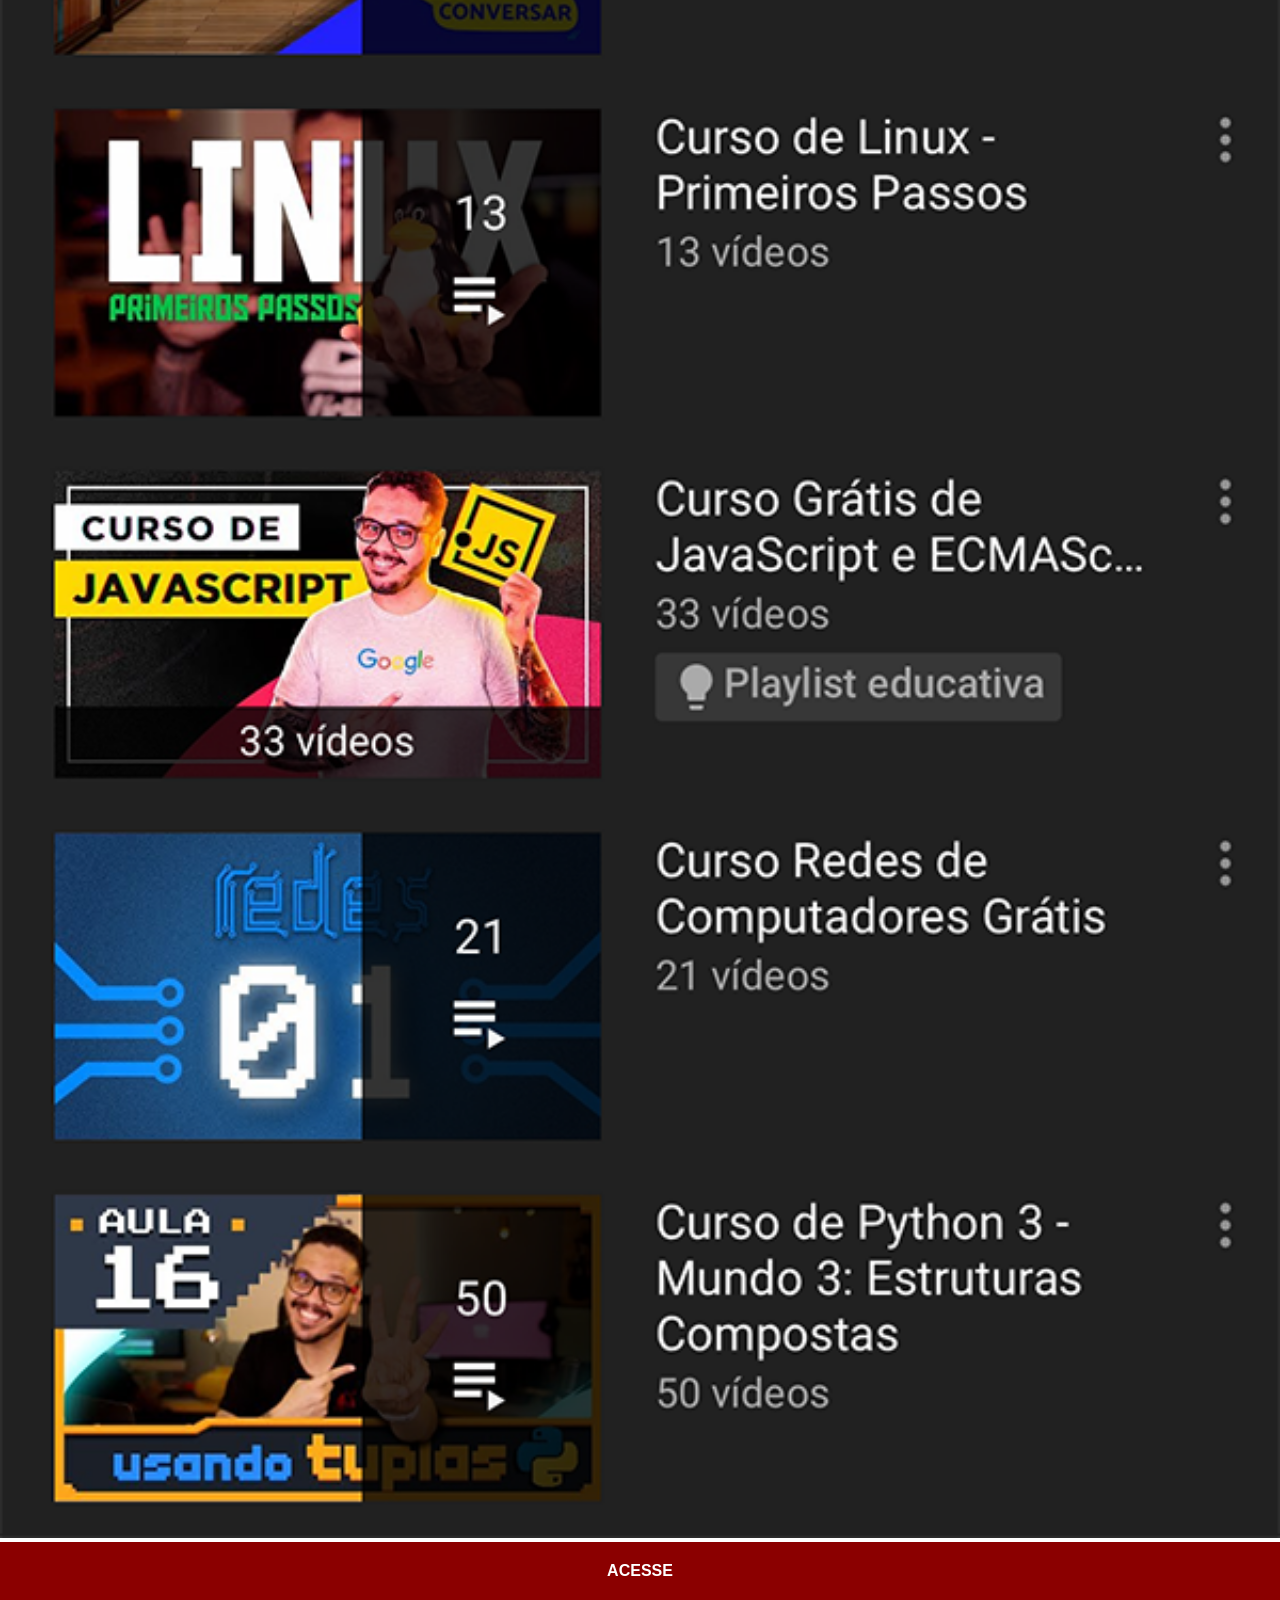
<file: youtube.html>
<!DOCTYPE html>
<html lang="pt-br">
<head>
    <meta charset="UTF-8">
    <meta name="viewport" content="width=device-width, initial-scale=1.0">
    <title>Youtube</title>
    <link rel="stylesheet" href="estilos/social.css">
</head>
<body>
    <img src="imagens/tela-youtube.png" alt="Youtube">
    <a href="https://www.youtube.com/@kadakin/videos" target="_blank">ACESSE</a>
</body>
</html>
</file>
<file: estilos/style.css>
@charset  "UTF-8";

* {
    margin: 0px;
    padding: 0px;
    font-family: Arial, Helvetica, sans-serif;
}

html, body {
    height: 100vh;
    width: 100vw;
    background-color: black;
}

body {
    background: url('../imagens/fundo-madeira.jpg') no-repeat top center;
    background-size: cover;
    background-attachment: fixed;
    
}

main {
    position: relative;
    height: 100vh;
}

section#telefone {
    position: absolute;
    top: 50%;
    left: 50%;
    transform: translate(-50%, -50%);

    height: 627px;
    width: 311px;
    background: url('../imagens/frame-iphone.png') no-repeat;
}

iframe#tela {
    position: relative;
    top: 80px;
    left: 22px;
    width: 267px;
    height: 471px;
}

section#redes-sociais {
    text-align: right;
}

section#redes-sociais img {
    width: 50px;
    margin: 10px;
    border-radius: 50%;
    box-shadow: 2px 2px 5px rgba(0, 0, 0, 0.400);
    box-sizing: border-box;
}

section#redes-sociais img:hover {
    border: 2px solid rgba(255, 255, 255, 0.637);
    transform: translate(-3px, -3px);
    box-shadow: 5px 5px 10px rgba(0, 0, 0, 0.623);
    transition: transform 0.3s border 0.5s;
}
</file>
<file: estilos/social.css>
@charset "UTF-8";

 * {
            margin: 0px;
            padding: 0px;
            font-family: Arial, Helvetica, sans-serif;
        }

        ::-webkit-scrollbar {
            width: 0px;
            height: 0px;
        }

        img {
            width: 100vw;
        }

        a {
            display: block;
            background-color: darkred;
            color: white;
            padding: 20px;
            text-align: center;
            font-weight: bolder;
            text-decoration: none;
        }

        a:hover {
            background-color: red;
        }
</file>
